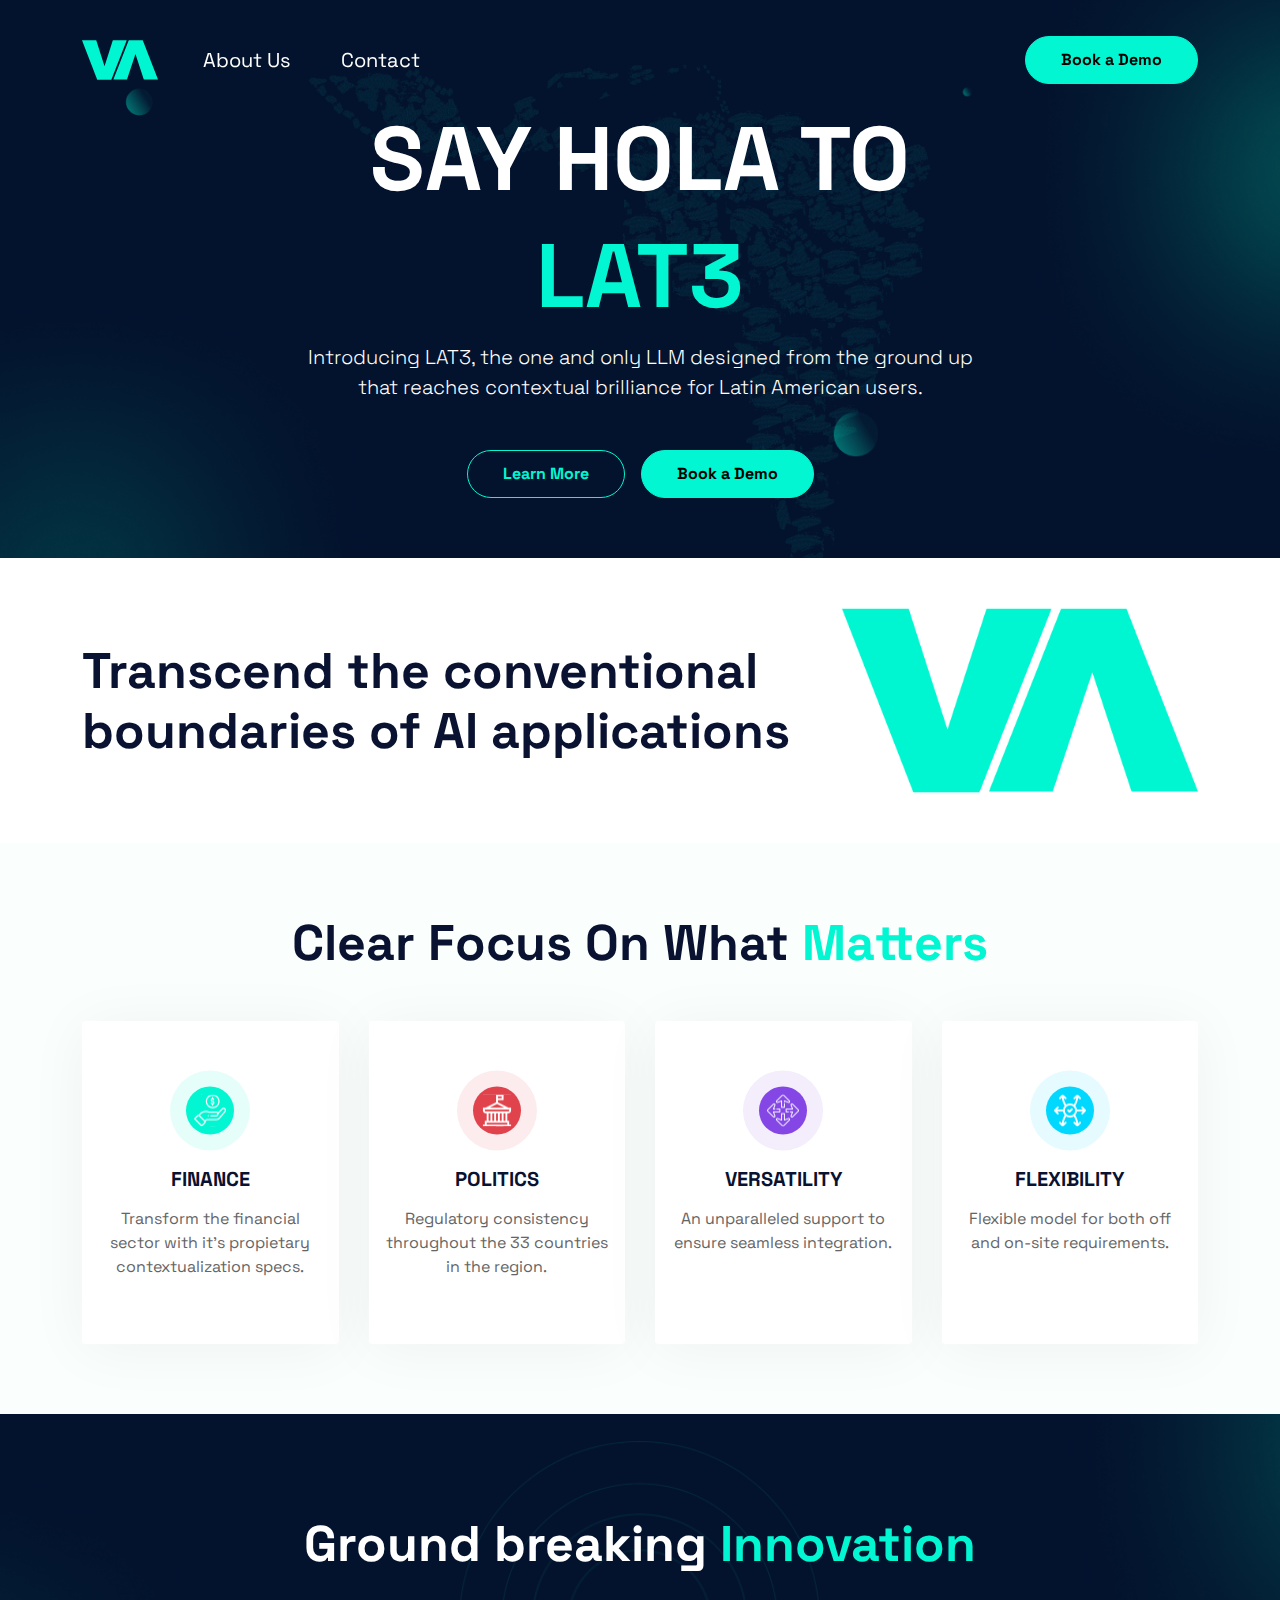
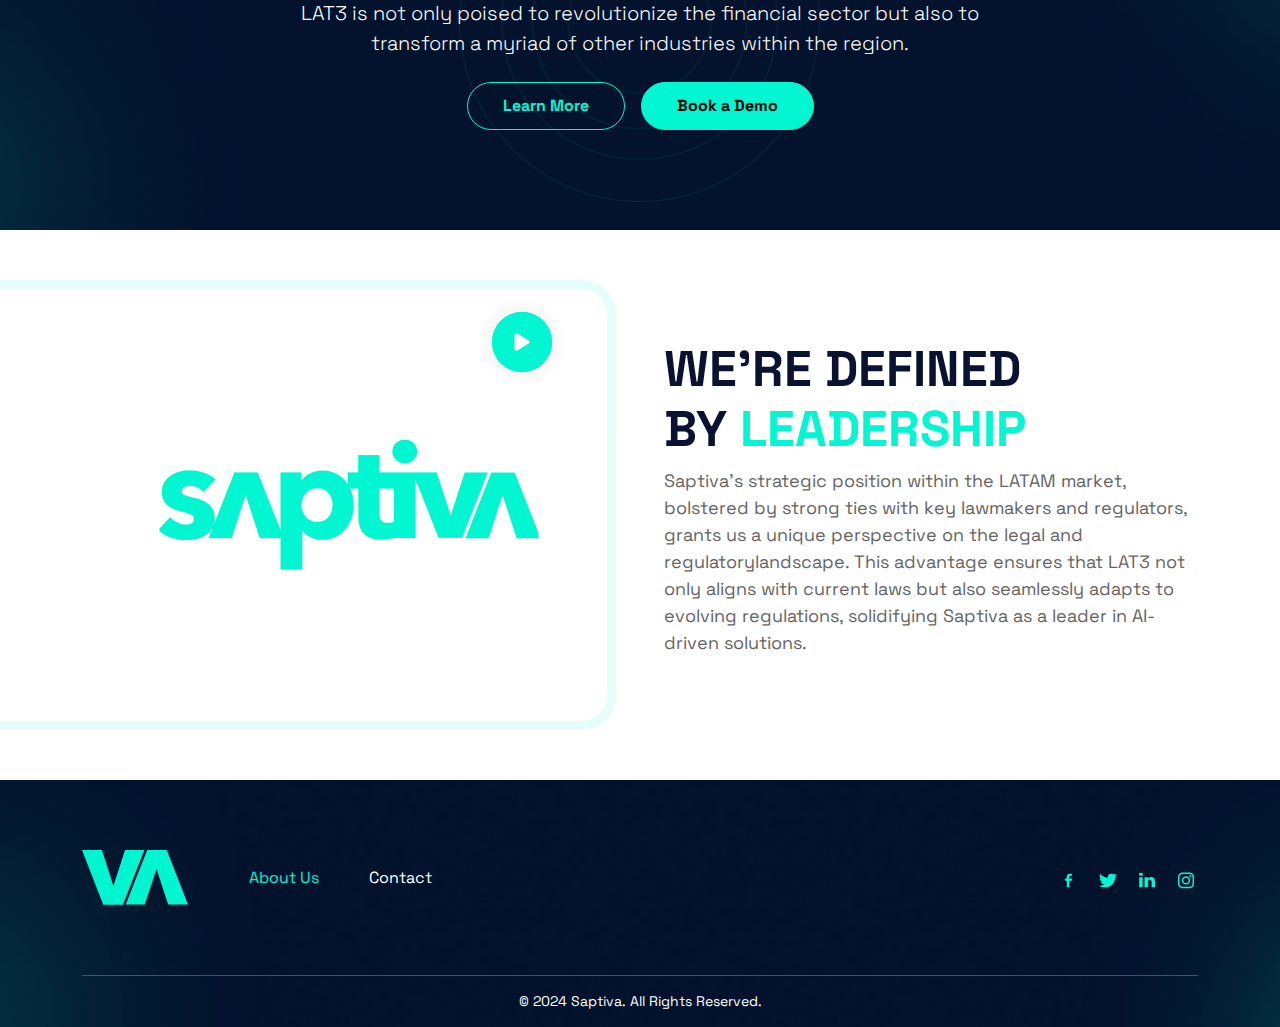
<file: PACKAGE/HTML PROJECT/index.html>
<!DOCTYPE html>
<html lang="en">
<head>
    <meta charset="UTF-8">
    <meta name="viewport" content="width=device-width, initial-scale=1.0">
    <title>VA | Html5 template</title>
    <link rel="preconnect" href="https://fonts.googleapis.com">
    <link rel="preconnect" href="https://fonts.gstatic.com" crossorigin>
    <link href="https://fonts.googleapis.com/css2?family=Inter:wght@300;400;500&family=Space+Grotesk:wght@300;400;500;600;700&display=swap" rel="stylesheet">
    <link rel="stylesheet" href="assets/libs/magnific-popup/magnific-popup.min.css">
    <link rel="stylesheet" href="assets/css/slick.css">
    <link rel="stylesheet" href="assets/css/style.min.css">
    <link rel="stylesheet" href="assets/css/responsive.css">
</head>
<body>
    <!--start navigation area-->
    <header class="header-area" id="header_area">
        <nav class="navbar navbar-dark navbar-expand-xl">
            <div class="container">
                <a class="navbar-brand " href="index.html "><img src="assets/images/logo.svg" alt=" "></a>
                <button class="navbar-toggler" type="button" data-bs-toggle="collapse" data-bs-target="#main_nav" aria-expanded="false" aria-label="Toggle navigation">
                    <span class="icon-bar"></span>
                    <span class="icon-bar"></span>
                    <span class="icon-bar"></span>
                </button>
                <div class="collapse navbar-collapse" id="main_nav">
                    <ul class="navbar-nav">
                        <li class="nav-item"><a class="nav-link" href="#about-us">
                            <span>About Us</span>
                        </a></li>
                        <li class="nav-item"><a class="nav-link" href="#contact">
                            <span>Contact</span>
                        </a></li>
                    </ul>
                    <ul class="navbar-nav ms-auto">
                        <li class="nav-item"><a class="nav-link p-0" href="./request-demo.html">
                            <span class="btn btn-primary">Book a Demo</span>
                        </a></li>
                    </ul>
                </div>
            </div>
        </nav>
    </header>
    <!--end navigation area-->

    <!-- start mobile header area   -->
    <div class="header--mobile">
        <div class="container-fluid">
            <div class="row align-items-center">
                <div class="col-6">
                    <div class="brand">
                        <a href="index.html "><img src="assets/images/logo.svg" alt=" "></a>
                    </div>
                </div>
                <div class="col-6 text-end">
                    <div class="header--mobile-right">
                        <button class="navbar-toggler">
                            <span class="icon-bar"></span>
                            <span class="icon-bar"></span>
                            <span class="icon-bar"></span>
                        </button>
                    </div>
                </div>
            </div>
        </div>
    </div>
    <!-- end mobile header area   -->

    <!-- start offcanvas menu  -->
    <div class="offcanvas-wraper">
        <div class="container">
            <div class="row">
                <div class="col-lg-12">
                    <ul class="list-menu">
                        <li class="nav-item"><a class="nav-link" href="#about-us">
                            <span>About Us</span>
                        </a></li>
                        <li class="nav-item"><a class="nav-link" href="#contact">
                            <span>Contact</span>
                        </a></li>
                        <li class="nav-item"><a class="nav-link p-0" href="./request-demo.html">
                            <span class="btn btn-primary">Book a Demo</span>
                        </a></li>
                    </ul>
                </div>
            </div>
        </div>
    </div>
    <!-- end offcanvas menu  -->

    <!-- start hero area  -->
    <section class="sec-hero" style="background-image: url('assets/images/hero-bg.png');">
        <div class="container">
            <div class="row justify-content-center align-items-center">
                <div class="col-lg-8">
                    <div class="sec-hero--content text-center">
                        <h1 class="text-white mb-2">SAY HOLA TO <span class="text-primary">LAT3</span></h1>
                        <div class="mb-4 mb-md-5 fw-light">
                            <p>Introducing LAT3, the one and only LLM designed from the ground up <br class="d-none d-xl-block" /> that reaches contextual brilliance for Latin American users.</p>
                        </div>
                        <div class="d-flex items-center flex-wrap justify-content-center gap-3 ">
                            <a href="#" class="btn btn-outline-primary">Learn More</a>
                            <a href="#" class="btn btn-primary">Book a Demo</a>
                        </div>
                    </div>
                </div>
            </div>
        </div>
    </section>
    <!-- end hero area  -->

    <!-- start text width banner  -->
    <section class="sec-text-banner">
        <div class="container">
            <div class="row align-items-center g-4">
                <div class="col-md-6 col-lg-7 col-xl-8">
                    <h2 class="fs--5xl mb-0 text-center text-md-start">Transcend the conventional boundaries of AI applications</h2>
                </div>
                <div class="col-md-6 col-lg-5 col-xl-4">
                    <div class="text-center">
                        <img src="assets/images/text-banner.png" alt="">
                    </div>
                </div>
            </div>
        </div>
    </section>
    <!-- end text width banner  -->

    <!-- start Clear Focus area  -->
    <section class="sec-features">
        <div class="container">
            <div class="row">
                <div class="col-lg-12">
                    <h2 class="mb-5 fs--5xl text-center">Clear Focus On What <span class="text-primary">Matters</span></h2>
                </div>
            </div>
            <div class="row g-30">
                <div class="col-sm-6 col-lg-3">
                    <div class="card card-body shadow-sm text-center h-100 py-5">
                        <div class="mb-3">
                            <img src="assets/images/features--finance.svg" alt="">
                        </div>
                        <h2 class="fs--xl mb-3">FINANCE</h2>
                        <div class="fs--md">
                            <p>Transform the financial sector with it's propietary contextualization specs.</p>
                        </div>
                    </div>
                </div>
                <div class="col-sm-6 col-lg-3">
                    <div class="card card-body shadow-sm text-center h-100 py-5">
                        <div class="mb-3">
                            <img src="assets/images/features--politics.svg" alt="">
                        </div>
                        <h2 class="fs--xl mb-3">POLITICS</h2>
                        <div class="fs--md">
                            <p>Regulatory consistency throughout the 33 countries in the region.</p>
                        </div>
                    </div>
                </div>
                <div class="col-sm-6 col-lg-3">
                    <div class="card card-body shadow-sm text-center h-100 py-5">
                        <div class="mb-3">
                            <img src="assets/images/features--versatility.svg" alt="">
                        </div>
                        <h2 class="fs--xl mb-3">VERSATILITY</h2>
                        <div class="fs--md">
                            <p>An unparalleled support to ensure seamless integration.</p>
                        </div>
                    </div>
                </div>
                <div class="col-sm-6 col-lg-3">
                    <div class="card card-body shadow-sm text-center h-100 py-5">
                        <div class="mb-3">
                            <img src="assets/images/features--flexibility.svg" alt="">
                        </div>
                        <h2 class="fs--xl mb-3">FLEXIBILITY</h2>
                        <div class="fs--md">
                            <p>Flexible model for both off and on-site requirements.</p>
                        </div>
                    </div>
                </div>
            </div>
        </div>
    </section>
    <!-- end Clear Focus area  -->

    <!-- start Innovation area  -->
    <section class="sec-innovation section-padding text-center">
        <div class="container">
            <div class="row justify-content-center align-items-center">
                <div class="col-lg-8">
                    <div class=" sec-innovation--content text-center">
                        <h2 class="text-white fs--5xl mb-4">Ground breaking <span class="text-primary">Innovation</span></h2>
                        <div class="mb-4 fw-light">
                            <p>LAT3 is not only poised to revolutionize the financial sector but also to <br class="d-none d-xl-block" /> transform a myriad of other industries within the region.</p>
                        </div>
                        <div class="d-flex items-center flex-wrap justify-content-center gap-3">
                            <a href="#" class="btn btn-outline-primary">Learn More</a>
                            <a href="#" class="btn btn-primary">Book a Demo</a>
                        </div>
                    </div>
                </div>
            </div>
        </div>
    </section>
    <!-- end Innovation area  -->

    <!-- start Leadership area  -->
    <section class="sec-leadership">
        <div class="container">
            <div class="row align-items-center g-5">
                <div class="col-lg-6">
                    <div class="video--cover">
                        <img class="video--cover-logo" src="assets/images/saptiava-logo.png" alt="">
                        <a href="#" class="video--cover-play"><svg stroke="currentColor" fill="currentColor" stroke-width="0" viewBox="0 0 384 512" height="1em" width="1em" xmlns="http://www.w3.org/2000/svg"><path d="M73 39c-14.8-9.1-33.4-9.4-48.5-.9S0 62.6 0 80V432c0 17.4 9.4 33.4 24.5 41.9s33.7 8.1 48.5-.9L361 297c14.3-8.7 23-24.2 23-41s-8.7-32.2-23-41L73 39z"></path></svg></a>
                    </div>
                </div>
                <div class="col-lg-6">
                    <h2 class="fs--5xl">
                        WE'RE DEFINED <br class="d-none d-xl-block" /> BY <span class="text-primary">LEADERSHIP</span>
                    </h2>
                    <div class="fs--lg">
                        <p>Saptiva's strategic position within the LATAM market, bolstered by strong ties with key lawmakers and regulators, grants us a unique perspective on the legal and regulatorylandscape. This advantage ensures that LAT3 not only aligns with current laws but also seamlessly adapts to evolving regulations, solidifying Saptiva as a leader in AI-driven solutions.</p>
                    </div>
                </div>
            </div>
        </div>
    </section>
    <!-- end Leadership area  -->

    <!-- start footer area  -->
    <section class="footer">
        <div class="container">
            <div class="row">
                <div class="col-12 text-center">
                    <div class="footer--navbar gap-3 flex-column flex-md-row">
                        <a href="#" class="footer--brand"><img src="assets/images/footer-logo.svg" alt=""></a>
                        <ul class="footer--menu">
                            <li><a href="#" class="active">About Us</a></li>
                            <li><a href="#">Contact</a></li>
                        </ul>
                        <ul class="ms-md-auto footer--social">
                            <li>
                                <a href="#" class="social-icon">
                                    <svg width="24" height="25" viewBox="0 0 24 25" fill="none" xmlns="http://www.w3.org/2000/svg"><g clip-path="url(#clip0_134_106066)"><path d="M9.78669 19.4024V12.8332H7.99976V10.468H9.78669V8.44775C9.78669 6.86025 10.8422 5.4024 13.2745 5.4024C14.2592 5.4024 14.9874 5.49417 14.9874 5.49417L14.93 7.7029C14.93 7.7029 14.1874 7.69587 13.377 7.69587C12.4999 7.69587 12.3594 8.08878 12.3594 8.74091V10.468H14.9998L14.8849 12.8332H12.3594V19.4024H9.78669Z" fill="currentColor"/></g><defs><clipPath id="clip0_134_106066"><rect width="7" height="14" fill="white" transform="translate(7.99976 5.4024)"/></clipPath></defs></svg>
                                </a>
                            </li>
                            <li>
                                <a href="#" class="social-icon">
                                    <svg width="24" height="25" viewBox="0 0 24 25" fill="none" xmlns="http://www.w3.org/2000/svg"> <g clip-path="url(#clip0_134_106062)"> <path d="M20.9998 7.10718C20.3257 7.39165 19.6108 7.57838 18.8787 7.66115C19.6412 7.22574 20.2267 6.53626 20.5024 5.71475C19.7776 6.12456 18.9845 6.41329 18.1574 6.56848C17.4838 5.88476 16.5241 5.45746 15.4619 5.45746C13.4224 5.45746 11.7689 7.03269 11.7689 8.97554C11.7689 9.25132 11.8015 9.5198 11.8645 9.77736C8.79533 9.6306 6.07424 8.22999 4.25279 6.10146C3.93498 6.62107 3.75287 7.22548 3.75287 7.87015C3.75287 9.09076 4.40488 10.1676 5.39572 10.7985C4.80928 10.781 4.23574 10.6301 3.72299 10.3584C3.72278 10.3731 3.72278 10.3879 3.72278 10.4027C3.72278 12.1073 4.99572 13.5292 6.68504 13.8524C6.14124 13.9933 5.57082 14.0139 5.01737 13.9127C5.48727 15.3104 6.85112 16.3275 8.46705 16.356C7.20318 17.2996 5.61081 17.8621 3.8807 17.8621C3.58258 17.8621 3.28867 17.8454 2.99976 17.8129C4.63403 18.8111 6.57515 19.3935 8.66062 19.3935C15.4533 19.3935 19.1677 14.0326 19.1677 9.38355C19.1677 9.23096 19.1642 9.07924 19.157 8.92839C19.88 8.43047 20.504 7.81375 20.9998 7.10718Z" fill="currentColor"/> </g> <defs> <clipPath id="clip0_134_106062"> <rect width="18" height="14" fill="white" transform="translate(2.99976 5.4024)"/> </clipPath> </defs> </svg>
                                </a>
                            </li>
                            <li>
                                <a href="#" class="social-icon">
                                    <svg width="24" height="25" viewBox="0 0 24 25" fill="none" xmlns="http://www.w3.org/2000/svg"> <g clip-path="url(#clip0_134_106058)"> <path d="M7.63269 19.4024V9.28187H4.20239V19.4024H7.63269ZM5.91798 7.89926C7.11419 7.89926 7.85877 7.12213 7.85877 6.15097C7.83648 5.15791 7.11423 4.40234 5.94068 4.40234C4.76731 4.40234 4 5.15792 4 6.15097C4 7.12217 4.7444 7.89926 5.89559 7.89926H5.91787H5.91798ZM9.53135 19.4024H12.9617V13.7506C12.9617 13.4481 12.9839 13.1459 13.0745 12.9297C13.3225 12.3254 13.8869 11.6995 14.8345 11.6995C16.0758 11.6995 16.5724 12.6275 16.5724 13.988V19.4023H20.0025V13.5993C20.0025 10.4907 18.3101 9.04427 16.0532 9.04427C14.2027 9.04427 13.3902 10.0586 12.9388 10.7495H12.9617V9.28166H9.53143C9.57644 10.2313 9.53143 19.4021 9.53143 19.4021L9.53135 19.4024Z" fill="currentColor"/> </g> <defs> <clipPath id="clip0_134_106058"> <rect width="16" height="15" fill="white" transform="translate(4 4.4024)"/> </clipPath> </defs> </svg>
                                </a>
                            </li>
                            <li>
                                <a href="#" class="social-icon">
                                    <svg width="24" height="25" viewBox="0 0 24 25" fill="none" xmlns="http://www.w3.org/2000/svg"> <g clip-path="url(#clip0_134_106054)"> <path d="M12.0037 8.35942C9.73225 8.35942 7.90011 10.1629 7.90011 12.3989C7.90011 14.6348 9.73225 16.4383 12.0037 16.4383C14.2751 16.4383 16.1073 14.6348 16.1073 12.3989C16.1073 10.1629 14.2751 8.35942 12.0037 8.35942ZM12.0037 15.025C10.5358 15.025 9.33583 13.8473 9.33583 12.3989C9.33583 10.9504 10.5323 9.7727 12.0037 9.7727C13.4751 9.7727 14.6715 10.9504 14.6715 12.3989C14.6715 13.8473 13.4715 15.025 12.0037 15.025ZM17.2322 8.19419C17.2322 8.71802 16.8037 9.13637 16.2751 9.13637C15.743 9.13637 15.318 8.7145 15.318 8.19419C15.318 7.67388 15.7465 7.252 16.2751 7.252C16.8037 7.252 17.2322 7.67388 17.2322 8.19419ZM19.9501 9.15044C19.8894 7.88833 19.5965 6.77036 18.6572 5.84927C17.7215 4.92817 16.5858 4.63989 15.3037 4.57661C13.9823 4.50278 10.0215 4.50278 8.70011 4.57661C7.42154 4.63638 6.28583 4.92466 5.34654 5.84575C4.40726 6.76684 4.11797 7.88481 4.05369 9.14692C3.97869 10.4477 3.97869 14.3465 4.05369 15.6473C4.1144 16.9094 4.40726 18.0274 5.34654 18.9485C6.28583 19.8696 7.41797 20.1579 8.70011 20.2211C10.0215 20.295 13.9823 20.295 15.3037 20.2211C16.5858 20.1614 17.7215 19.8731 18.6572 18.9485C19.593 18.0274 19.8858 16.9094 19.9501 15.6473C20.0251 14.3465 20.0251 10.4512 19.9501 9.15044ZM18.243 17.043C17.9644 17.7321 17.4251 18.2629 16.7215 18.5407C15.668 18.952 13.168 18.8571 12.0037 18.8571C10.8394 18.8571 8.33583 18.9485 7.28583 18.5407C6.58583 18.2664 6.04654 17.7356 5.7644 17.043C5.34654 16.0059 5.44297 13.545 5.44297 12.3989C5.44297 11.2528 5.35011 8.78833 5.7644 7.75473C6.04297 7.06567 6.58226 6.53481 7.28583 6.25708C8.3394 5.84575 10.8394 5.94067 12.0037 5.94067C13.168 5.94067 15.6715 5.84927 16.7215 6.25708C17.4215 6.5313 17.9608 7.06216 18.243 7.75473C18.6608 8.79184 18.5644 11.2528 18.5644 12.3989C18.5644 13.545 18.6608 16.0094 18.243 17.043Z" fill="currentColor"/> </g> <defs> <clipPath id="clip0_134_106054"> <rect width="16" height="18" fill="white" transform="translate(4.00012 3.4024)"/> </clipPath> </defs> </svg>
                                </a>
                            </li>
                        </ul>
                    </div>
                </div>
            </div>
            <div class="row">
                <div class="col-12">
                    <div class="footer--copyright">© 2024 Saptiva. All Rights Reserved.</div>
                </div>
            </div>
        </div>
    </section>
    <!-- end footer area  -->



    <!-- All js here -->
    <script src="assets/js/jquery-3.6.0-min.js "></script>
    <script src="assets/js/jquery.sticky.js "></script>
    <script src="assets/js/bootstrap.min.js "></script>
    <script src="assets/js/slick.js"></script>
    <script src="assets/libs/magnific-popup/jquery.magnific-popup.min.js"></script>
    <!-- custom js -->
    <script src="assets/js/main.js "></script>

</body>
</html>
</file>
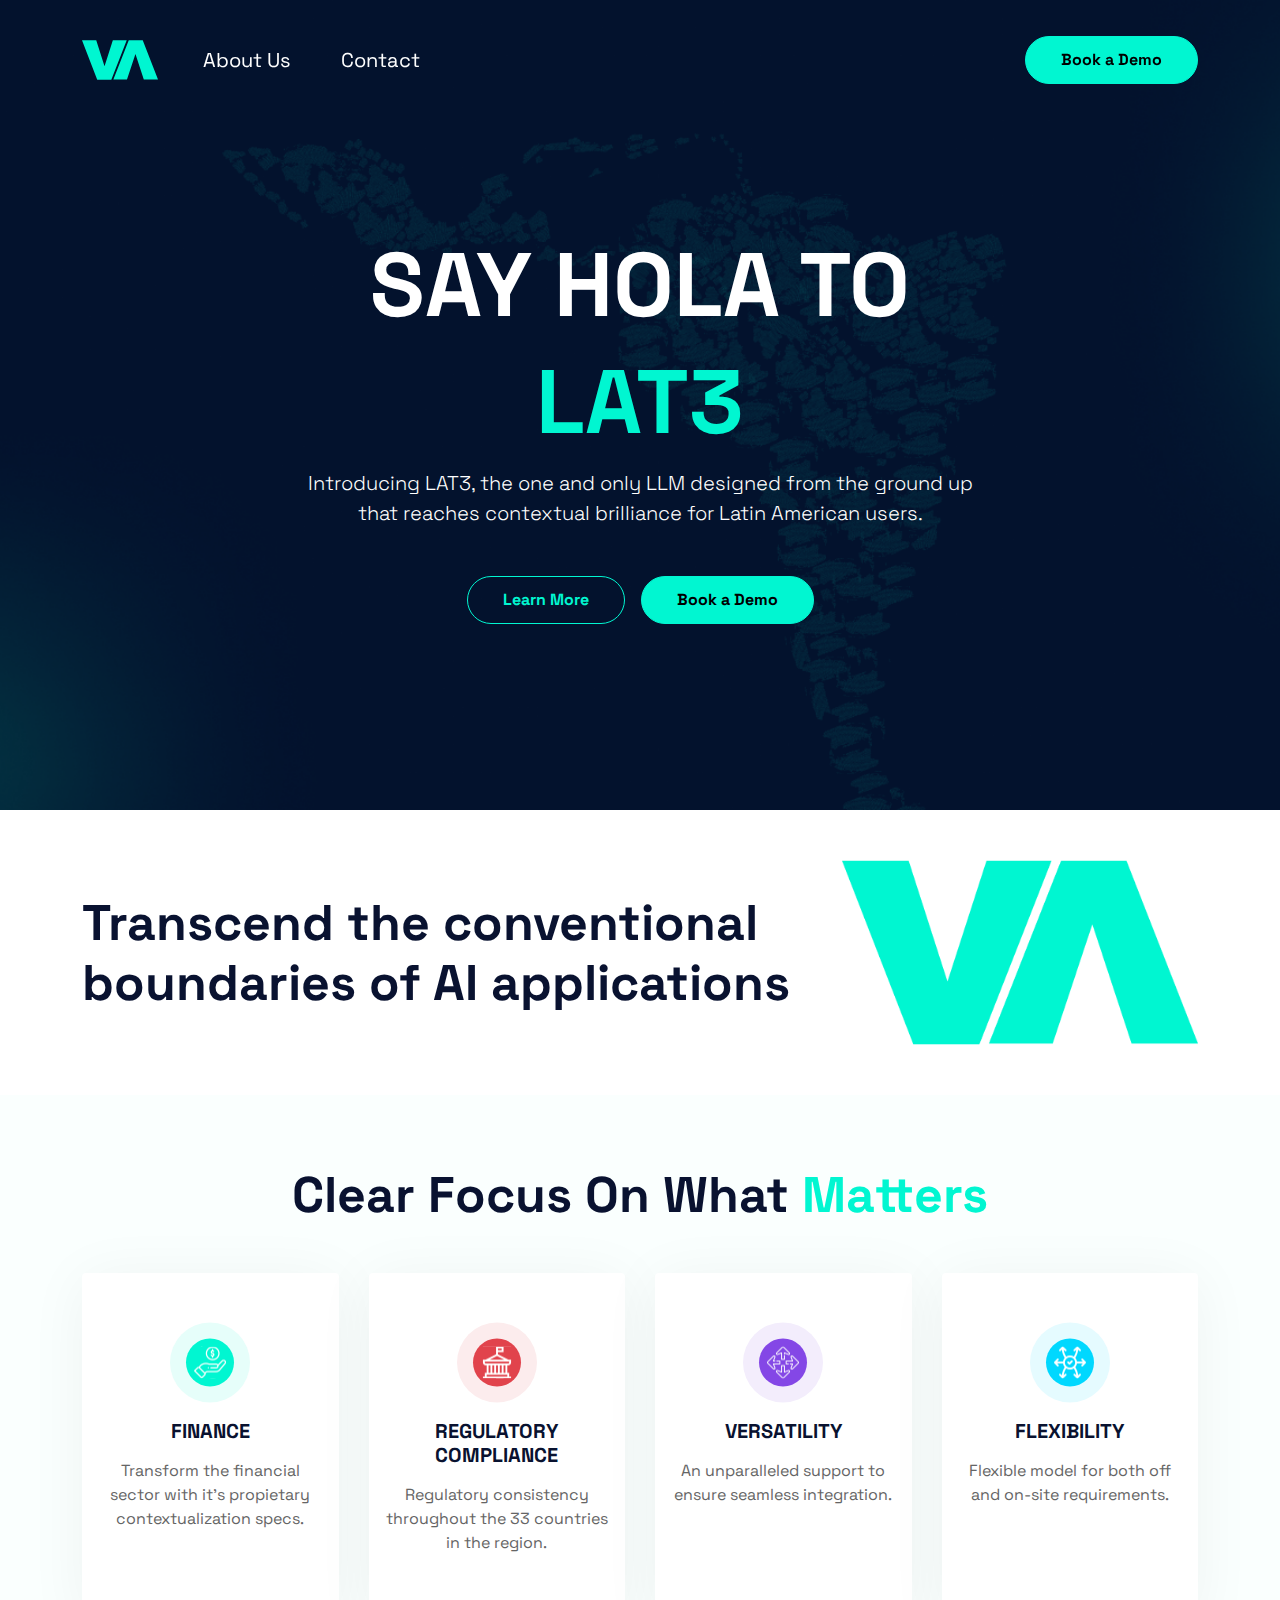
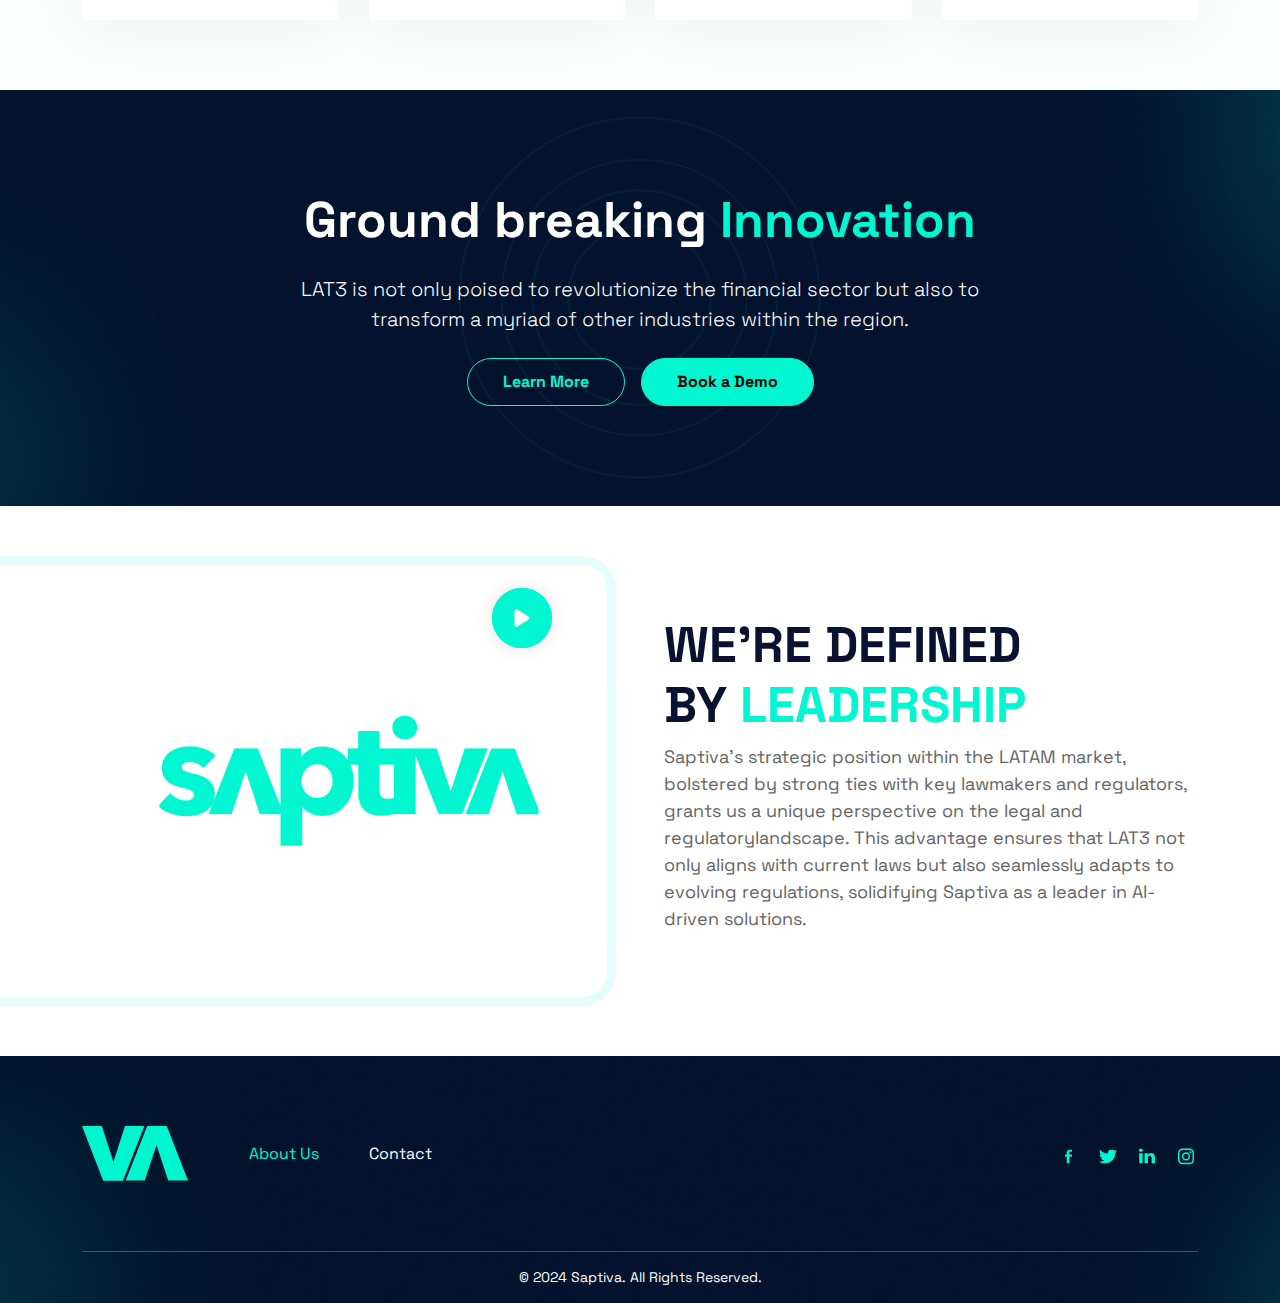
<file: src/frontend/html/index.html>
<!DOCTYPE html>
<html lang="en">
<head>
    <meta charset="UTF-8">
    <meta name="viewport" content="width=device-width, initial-scale=1.0">
    <title>VA | Html5 template</title>
    <link rel="preconnect" href="https://fonts.googleapis.com">
    <link rel="preconnect" href="https://fonts.gstatic.com" crossorigin>
    <link href="https://fonts.googleapis.com/css2?family=Inter:wght@300;400;500&family=Space+Grotesk:wght@300;400;500;600;700&display=swap" rel="stylesheet">
    <link rel="stylesheet" href="../assets/libs/magnific-popup/magnific-popup.min.css">
    <link rel="stylesheet" href="../assets/css/slick.css">
    <link rel="stylesheet" href="../assets/css/style.min.css">
    <link rel="stylesheet" href="../assets/css/responsive.css">
</head>
<body>
    <!--start navigation area-->
    <header class="header-area" id="header_area">
        <nav class="navbar navbar-dark navbar-expand-xl">
            <div class="container">
                <a class="navbar-brand " href="index.html "><img src="../assets/images/logo.svg" alt=" "></a>
                <button class="navbar-toggler" type="button" data-bs-toggle="collapse" data-bs-target="#main_nav" aria-expanded="false" aria-label="Toggle navigation">
                    <span class="icon-bar"></span>
                    <span class="icon-bar"></span>
                    <span class="icon-bar"></span>
                </button>
                <div class="collapse navbar-collapse" id="main_nav">
                    <ul class="navbar-nav">
                        <li class="nav-item"><a class="nav-link" href="#about-us">
                            <span>About Us</span>
                        </a></li>
                        <li class="nav-item"><a class="nav-link" href="#contact">
                            <span>Contact</span>
                        </a></li>
                    </ul>
                    <ul class="navbar-nav ms-auto">
                        <li class="nav-item"><a class="nav-link p-0" href="./request-demo.html">
                            <span class="btn btn-primary">Book a Demo</span>
                        </a></li>
                    </ul>
                </div>
            </div>
        </nav>
    </header>
    <!--end navigation area-->

    <!-- start mobile header area   -->
    <div class="header--mobile">
        <div class="container-fluid">
            <div class="row align-items-center">
                <div class="col-6">
                    <div class="brand">
                        <a href="index.html "><img src="../assets/images/logo.svg" alt=" "></a>
                    </div>
                </div>
                <div class="col-6 text-end">
                    <div class="header--mobile-right">
                        <button class="navbar-toggler">
                            <span class="icon-bar"></span>
                            <span class="icon-bar"></span>
                            <span class="icon-bar"></span>
                        </button>
                    </div>
                </div>
            </div>
        </div>
    </div>
    <!-- end mobile header area   -->

    <!-- start offcanvas menu  -->
    <div class="offcanvas-wraper">
        <div class="container">
            <div class="row">
                <div class="col-lg-12">
                    <ul class="list-menu">
                        <li class="nav-item"><a class="nav-link" href="#about-us">
                            <span>About Us</span>
                        </a></li>
                        <li class="nav-item"><a class="nav-link" href="#contact">
                            <span>Contact</span>
                        </a></li>
                        <li class="nav-item"><a class="nav-link p-0" href="./request-demo.html">
                            <span class="btn btn-primary">Book a Demo</span>
                        </a></li>
                    </ul>
                </div>
            </div>
        </div>
    </div>
    <!-- end offcanvas menu  -->

    <!-- start hero area  -->
    <section class="sec-hero" style="background-image: url('../assets/images/hero-bg.png');">
        <div class="container">
            <div class="row justify-content-center align-items-center">
                <div class="col-lg-8">
                    <div class="sec-hero--content text-center">
                        <h1 class="text-white mb-2">SAY HOLA TO <span class="text-primary">LAT3</span></h1>
                        <div class="mb-4 mb-md-5 fw-light">
                            <p>Introducing LAT3, the one and only LLM designed from the ground up <br class="d-none d-xl-block" /> that reaches contextual brilliance for Latin American users.</p>
                        </div>
                        <div class="d-flex items-center flex-wrap justify-content-center gap-3 ">
                            <a href="#" class="btn btn-outline-primary">Learn More</a>
                            <a href="#" class="btn btn-primary">Book a Demo</a>
                        </div>
                    </div>
                </div>
            </div>
        </div>
    </section>
    <!-- end hero area  -->

    <!-- start text width banner  -->
    <section class="sec-text-banner">
        <div class="container">
            <div class="row align-items-center g-4">
                <div class="col-md-6 col-lg-7 col-xl-8">
                    <h2 class="fs--5xl mb-0 text-center text-md-start">Transcend the conventional boundaries of AI applications</h2>
                </div>
                <div class="col-md-6 col-lg-5 col-xl-4">
                    <div class="text-center">
                        <img src="../assets/images/text-banner.png" alt="">
                    </div>
                </div>
            </div>
        </div>
    </section>
    <!-- end text width banner  -->

    <!-- start Clear Focus area  -->
    <section class="sec-features">
        <div class="container">
            <div class="row">
                <div class="col-lg-12">
                    <h2 class="mb-5 fs--5xl text-center">Clear Focus On What <span class="text-primary">Matters</span></h2>
                </div>
            </div>
            <div class="row g-30">
                <div class="col-sm-6 col-lg-3">
                    <div class="card card-body shadow-sm text-center h-100 py-5">
                        <div class="mb-3">
                            <img src="../assets/images/features--finance.svg" alt="">
                        </div>
                        <h2 class="fs--xl mb-3">FINANCE</h2>
                        <div class="fs--md">
                            <p>Transform the financial sector with it's propietary contextualization specs.</p>
                        </div>
                    </div>
                </div>
                <div class="col-sm-6 col-lg-3">
                    <div class="card card-body shadow-sm text-center h-100 py-5">
                        <div class="mb-3">
                            <img src="../assets/images/features--politics.svg" alt="">
                        </div>
                        <h2 class="fs--xl mb-3">REGULATORY COMPLIANCE</h2>
                        <div class="fs--md">
                            <p>Regulatory consistency throughout the 33 countries in the region.</p>
                        </div>
                    </div>
                </div>
                <div class="col-sm-6 col-lg-3">
                    <div class="card card-body shadow-sm text-center h-100 py-5">
                        <div class="mb-3">
                            <img src="../assets/images/features--versatility.svg" alt="">
                        </div>
                        <h2 class="fs--xl mb-3">VERSATILITY</h2>
                        <div class="fs--md">
                            <p>An unparalleled support to ensure seamless integration.</p>
                        </div>
                    </div>
                </div>
                <div class="col-sm-6 col-lg-3">
                    <div class="card card-body shadow-sm text-center h-100 py-5">
                        <div class="mb-3">
                            <img src="../assets/images/features--flexibility.svg" alt="">
                        </div>
                        <h2 class="fs--xl mb-3">FLEXIBILITY</h2>
                        <div class="fs--md">
                            <p>Flexible model for both off and on-site requirements.</p>
                        </div>
                    </div>
                </div>
            </div>
        </div>
    </section>
    <!-- end Clear Focus area  -->

    <!-- start Innovation area  -->
    <section class="sec-innovation section-padding text-center">
        <div class="container">
            <div class="row justify-content-center align-items-center">
                <div class="col-lg-8">
                    <div class=" sec-innovation--content text-center">
                        <h2 class="text-white fs--5xl mb-4">Ground breaking <span class="text-primary">Innovation</span></h2>
                        <div class="mb-4 fw-light">
                            <p>LAT3 is not only poised to revolutionize the financial sector but also to <br class="d-none d-xl-block" /> transform a myriad of other industries within the region.</p>
                        </div>
                        <div class="d-flex items-center flex-wrap justify-content-center gap-3">
                            <a href="#" class="btn btn-outline-primary">Learn More</a>
                            <a href="#" class="btn btn-primary">Book a Demo</a>
                        </div>
                    </div>
                </div>
            </div>
        </div>
    </section>
    <!-- end Innovation area  -->

    <!-- start Leadership area  -->
    <section class="sec-leadership">
        <div class="container">
            <div class="row align-items-center g-5">
                <div class="col-lg-6">
                    <div class="video--cover">
                        <img class="video--cover-logo" src="../assets/images/saptiava-logo.png" alt="">
                        <a href="#" class="video--cover-play"><svg stroke="currentColor" fill="currentColor" stroke-width="0" viewBox="0 0 384 512" height="1em" width="1em" xmlns="http://www.w3.org/2000/svg"><path d="M73 39c-14.8-9.1-33.4-9.4-48.5-.9S0 62.6 0 80V432c0 17.4 9.4 33.4 24.5 41.9s33.7 8.1 48.5-.9L361 297c14.3-8.7 23-24.2 23-41s-8.7-32.2-23-41L73 39z"></path></svg></a>
                    </div>
                </div>
                <div class="col-lg-6">
                    <h2 class="fs--5xl">
                        WE'RE DEFINED <br class="d-none d-xl-block" /> BY <span class="text-primary">LEADERSHIP</span>
                    </h2>
                    <div class="fs--lg">
                        <p>Saptiva's strategic position within the LATAM market, bolstered by strong ties with key lawmakers and regulators, grants us a unique perspective on the legal and regulatorylandscape. This advantage ensures that LAT3 not only aligns with current laws but also seamlessly adapts to evolving regulations, solidifying Saptiva as a leader in AI-driven solutions.</p>
                    </div>
                </div>
            </div>
        </div>
    </section>
    <!-- end Leadership area  -->

    <!-- start footer area  -->
    <section class="footer">
        <div class="container">
            <div class="row">
                <div class="col-12 text-center">
                    <div class="footer--navbar gap-3 flex-column flex-md-row">
                        <a href="#" class="footer--brand"><img src="../assets/images/footer-logo.svg" alt=""></a>
                        <ul class="footer--menu">
                            <li><a href="#" class="active">About Us</a></li>
                            <li><a href="#">Contact</a></li>
                        </ul>
                        <ul class="ms-md-auto footer--social">
                            <li>
                                <a href="#" class="social-icon">
                                    <svg width="24" height="25" viewBox="0 0 24 25" fill="none" xmlns="http://www.w3.org/2000/svg"><g clip-path="url(#clip0_134_106066)"><path d="M9.78669 19.4024V12.8332H7.99976V10.468H9.78669V8.44775C9.78669 6.86025 10.8422 5.4024 13.2745 5.4024C14.2592 5.4024 14.9874 5.49417 14.9874 5.49417L14.93 7.7029C14.93 7.7029 14.1874 7.69587 13.377 7.69587C12.4999 7.69587 12.3594 8.08878 12.3594 8.74091V10.468H14.9998L14.8849 12.8332H12.3594V19.4024H9.78669Z" fill="currentColor"/></g><defs><clipPath id="clip0_134_106066"><rect width="7" height="14" fill="white" transform="translate(7.99976 5.4024)"/></clipPath></defs></svg>
                                </a>
                            </li>
                            <li>
                                <a href="#" class="social-icon">
                                    <svg width="24" height="25" viewBox="0 0 24 25" fill="none" xmlns="http://www.w3.org/2000/svg"> <g clip-path="url(#clip0_134_106062)"> <path d="M20.9998 7.10718C20.3257 7.39165 19.6108 7.57838 18.8787 7.66115C19.6412 7.22574 20.2267 6.53626 20.5024 5.71475C19.7776 6.12456 18.9845 6.41329 18.1574 6.56848C17.4838 5.88476 16.5241 5.45746 15.4619 5.45746C13.4224 5.45746 11.7689 7.03269 11.7689 8.97554C11.7689 9.25132 11.8015 9.5198 11.8645 9.77736C8.79533 9.6306 6.07424 8.22999 4.25279 6.10146C3.93498 6.62107 3.75287 7.22548 3.75287 7.87015C3.75287 9.09076 4.40488 10.1676 5.39572 10.7985C4.80928 10.781 4.23574 10.6301 3.72299 10.3584C3.72278 10.3731 3.72278 10.3879 3.72278 10.4027C3.72278 12.1073 4.99572 13.5292 6.68504 13.8524C6.14124 13.9933 5.57082 14.0139 5.01737 13.9127C5.48727 15.3104 6.85112 16.3275 8.46705 16.356C7.20318 17.2996 5.61081 17.8621 3.8807 17.8621C3.58258 17.8621 3.28867 17.8454 2.99976 17.8129C4.63403 18.8111 6.57515 19.3935 8.66062 19.3935C15.4533 19.3935 19.1677 14.0326 19.1677 9.38355C19.1677 9.23096 19.1642 9.07924 19.157 8.92839C19.88 8.43047 20.504 7.81375 20.9998 7.10718Z" fill="currentColor"/> </g> <defs> <clipPath id="clip0_134_106062"> <rect width="18" height="14" fill="white" transform="translate(2.99976 5.4024)"/> </clipPath> </defs> </svg>
                                </a>
                            </li>
                            <li>
                                <a href="#" class="social-icon">
                                    <svg width="24" height="25" viewBox="0 0 24 25" fill="none" xmlns="http://www.w3.org/2000/svg"> <g clip-path="url(#clip0_134_106058)"> <path d="M7.63269 19.4024V9.28187H4.20239V19.4024H7.63269ZM5.91798 7.89926C7.11419 7.89926 7.85877 7.12213 7.85877 6.15097C7.83648 5.15791 7.11423 4.40234 5.94068 4.40234C4.76731 4.40234 4 5.15792 4 6.15097C4 7.12217 4.7444 7.89926 5.89559 7.89926H5.91787H5.91798ZM9.53135 19.4024H12.9617V13.7506C12.9617 13.4481 12.9839 13.1459 13.0745 12.9297C13.3225 12.3254 13.8869 11.6995 14.8345 11.6995C16.0758 11.6995 16.5724 12.6275 16.5724 13.988V19.4023H20.0025V13.5993C20.0025 10.4907 18.3101 9.04427 16.0532 9.04427C14.2027 9.04427 13.3902 10.0586 12.9388 10.7495H12.9617V9.28166H9.53143C9.57644 10.2313 9.53143 19.4021 9.53143 19.4021L9.53135 19.4024Z" fill="currentColor"/> </g> <defs> <clipPath id="clip0_134_106058"> <rect width="16" height="15" fill="white" transform="translate(4 4.4024)"/> </clipPath> </defs> </svg>
                                </a>
                            </li>
                            <li>
                                <a href="#" class="social-icon">
                                    <svg width="24" height="25" viewBox="0 0 24 25" fill="none" xmlns="http://www.w3.org/2000/svg"> <g clip-path="url(#clip0_134_106054)"> <path d="M12.0037 8.35942C9.73225 8.35942 7.90011 10.1629 7.90011 12.3989C7.90011 14.6348 9.73225 16.4383 12.0037 16.4383C14.2751 16.4383 16.1073 14.6348 16.1073 12.3989C16.1073 10.1629 14.2751 8.35942 12.0037 8.35942ZM12.0037 15.025C10.5358 15.025 9.33583 13.8473 9.33583 12.3989C9.33583 10.9504 10.5323 9.7727 12.0037 9.7727C13.4751 9.7727 14.6715 10.9504 14.6715 12.3989C14.6715 13.8473 13.4715 15.025 12.0037 15.025ZM17.2322 8.19419C17.2322 8.71802 16.8037 9.13637 16.2751 9.13637C15.743 9.13637 15.318 8.7145 15.318 8.19419C15.318 7.67388 15.7465 7.252 16.2751 7.252C16.8037 7.252 17.2322 7.67388 17.2322 8.19419ZM19.9501 9.15044C19.8894 7.88833 19.5965 6.77036 18.6572 5.84927C17.7215 4.92817 16.5858 4.63989 15.3037 4.57661C13.9823 4.50278 10.0215 4.50278 8.70011 4.57661C7.42154 4.63638 6.28583 4.92466 5.34654 5.84575C4.40726 6.76684 4.11797 7.88481 4.05369 9.14692C3.97869 10.4477 3.97869 14.3465 4.05369 15.6473C4.1144 16.9094 4.40726 18.0274 5.34654 18.9485C6.28583 19.8696 7.41797 20.1579 8.70011 20.2211C10.0215 20.295 13.9823 20.295 15.3037 20.2211C16.5858 20.1614 17.7215 19.8731 18.6572 18.9485C19.593 18.0274 19.8858 16.9094 19.9501 15.6473C20.0251 14.3465 20.0251 10.4512 19.9501 9.15044ZM18.243 17.043C17.9644 17.7321 17.4251 18.2629 16.7215 18.5407C15.668 18.952 13.168 18.8571 12.0037 18.8571C10.8394 18.8571 8.33583 18.9485 7.28583 18.5407C6.58583 18.2664 6.04654 17.7356 5.7644 17.043C5.34654 16.0059 5.44297 13.545 5.44297 12.3989C5.44297 11.2528 5.35011 8.78833 5.7644 7.75473C6.04297 7.06567 6.58226 6.53481 7.28583 6.25708C8.3394 5.84575 10.8394 5.94067 12.0037 5.94067C13.168 5.94067 15.6715 5.84927 16.7215 6.25708C17.4215 6.5313 17.9608 7.06216 18.243 7.75473C18.6608 8.79184 18.5644 11.2528 18.5644 12.3989C18.5644 13.545 18.6608 16.0094 18.243 17.043Z" fill="currentColor"/> </g> <defs> <clipPath id="clip0_134_106054"> <rect width="16" height="18" fill="white" transform="translate(4.00012 3.4024)"/> </clipPath> </defs> </svg>
                                </a>
                            </li>
                        </ul>
                    </div>
                </div>
            </div>
            <div class="row">
                <div class="col-12">
                    <div class="footer--copyright">© 2024 Saptiva. All Rights Reserved.</div>
                </div>
            </div>
        </div>
    </section>
    <!-- end footer area  -->



    <!-- All js here -->
    <script src="../assets/js/jquery-3.6.0-min.js "></script>
    <script src="../assets/js/jquery.sticky.js "></script>
    <script src="../assets/js/bootstrap.min.js "></script>
    <script src="../assets/js/slick.js"></script>
    <script src="../assets/libs/magnific-popup/jquery.magnific-popup.min.js"></script>
    <!-- custom js -->
    <script src="../assets/js/main.js "></script>

</body>
</html>
</file>
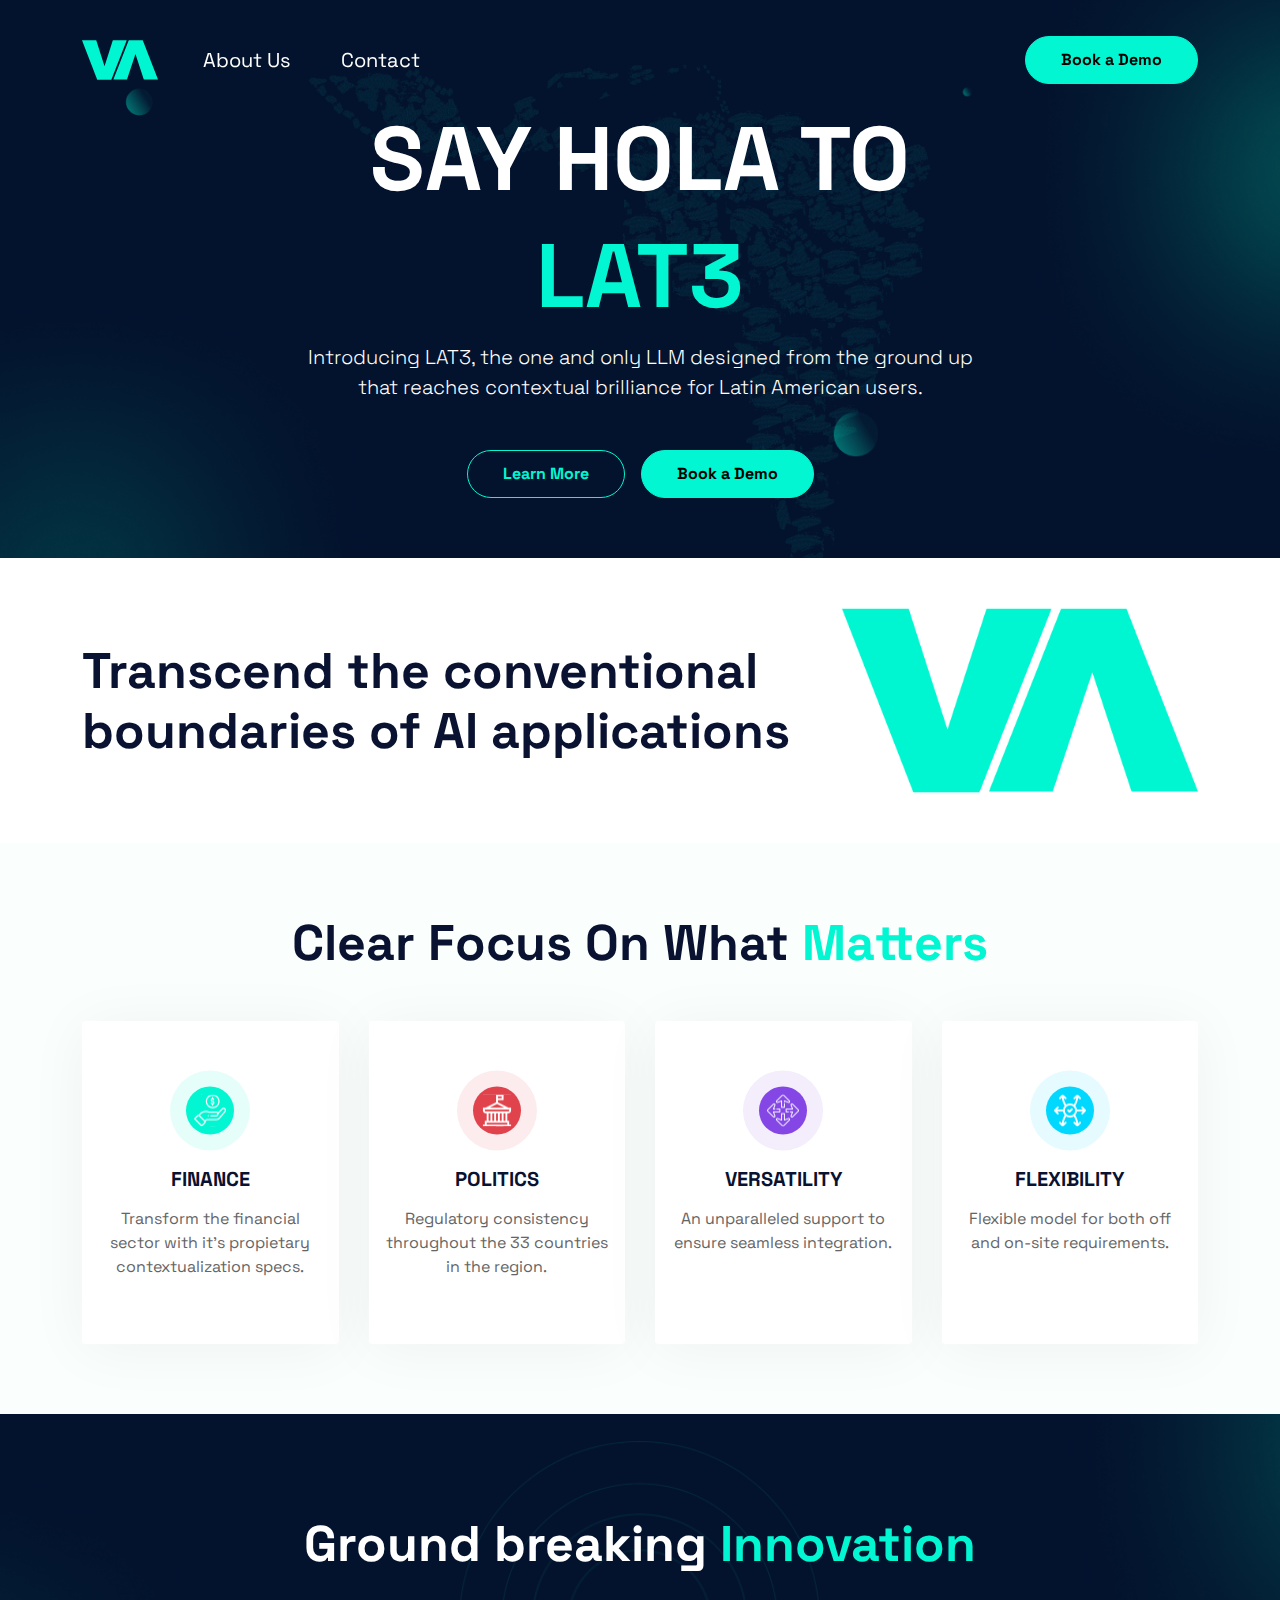
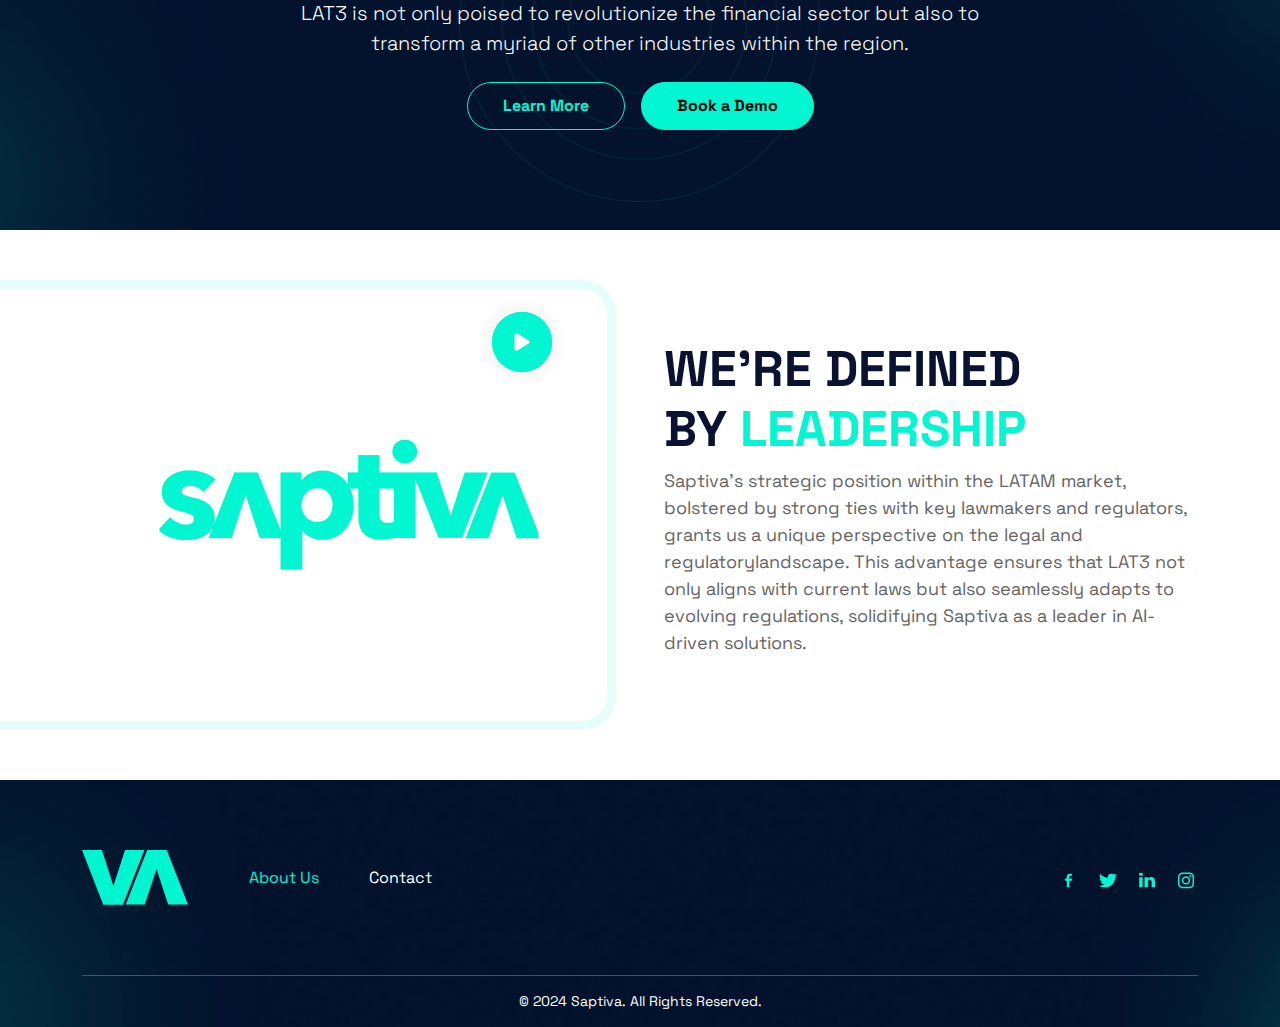
<file: PACKAGE/SOURCE FILE/src/frontend/html/index.html>
<!DOCTYPE html>
<html lang="en">
<head>
    <meta charset="UTF-8">
    <meta name="viewport" content="width=device-width, initial-scale=1.0">
    <title>VA | Html5 template</title>
    <link rel="preconnect" href="https://fonts.googleapis.com">
    <link rel="preconnect" href="https://fonts.gstatic.com" crossorigin>
    <link href="https://fonts.googleapis.com/css2?family=Inter:wght@300;400;500&family=Space+Grotesk:wght@300;400;500;600;700&display=swap" rel="stylesheet">
    <link rel="stylesheet" href="../assets/libs/magnific-popup/magnific-popup.min.css">
    <link rel="stylesheet" href="../assets/css/slick.css">
    <link rel="stylesheet" href="../assets/css/style.min.css">
    <link rel="stylesheet" href="../assets/css/responsive.css">
</head>
<body>
    <!--start navigation area-->
    <header class="header-area" id="header_area">
        <nav class="navbar navbar-dark navbar-expand-xl">
            <div class="container">
                <a class="navbar-brand " href="index.html "><img src="../assets/images/logo.svg" alt=" "></a>
                <button class="navbar-toggler" type="button" data-bs-toggle="collapse" data-bs-target="#main_nav" aria-expanded="false" aria-label="Toggle navigation">
                    <span class="icon-bar"></span>
                    <span class="icon-bar"></span>
                    <span class="icon-bar"></span>
                </button>
                <div class="collapse navbar-collapse" id="main_nav">
                    <ul class="navbar-nav">
                        <li class="nav-item"><a class="nav-link" href="#about-us">
                            <span>About Us</span>
                        </a></li>
                        <li class="nav-item"><a class="nav-link" href="#contact">
                            <span>Contact</span>
                        </a></li>
                    </ul>
                    <ul class="navbar-nav ms-auto">
                        <li class="nav-item"><a class="nav-link p-0" href="./request-demo.html">
                            <span class="btn btn-primary">Book a Demo</span>
                        </a></li>
                    </ul>
                </div>
            </div>
        </nav>
    </header>
    <!--end navigation area-->

    <!-- start mobile header area   -->
    <div class="header--mobile">
        <div class="container-fluid">
            <div class="row align-items-center">
                <div class="col-6">
                    <div class="brand">
                        <a href="index.html "><img src="../assets/images/logo.svg" alt=" "></a>
                    </div>
                </div>
                <div class="col-6 text-end">
                    <div class="header--mobile-right">
                        <button class="navbar-toggler">
                            <span class="icon-bar"></span>
                            <span class="icon-bar"></span>
                            <span class="icon-bar"></span>
                        </button>
                    </div>
                </div>
            </div>
        </div>
    </div>
    <!-- end mobile header area   -->

    <!-- start offcanvas menu  -->
    <div class="offcanvas-wraper">
        <div class="container">
            <div class="row">
                <div class="col-lg-12">
                    <ul class="list-menu">
                        <li class="nav-item"><a class="nav-link" href="#about-us">
                            <span>About Us</span>
                        </a></li>
                        <li class="nav-item"><a class="nav-link" href="#contact">
                            <span>Contact</span>
                        </a></li>
                        <li class="nav-item"><a class="nav-link p-0" href="./request-demo.html">
                            <span class="btn btn-primary">Book a Demo</span>
                        </a></li>
                    </ul>
                </div>
            </div>
        </div>
    </div>
    <!-- end offcanvas menu  -->

    <!-- start hero area  -->
    <section class="sec-hero" style="background-image: url('../assets/images/hero-bg.png');">
        <div class="container">
            <div class="row justify-content-center align-items-center">
                <div class="col-lg-8">
                    <div class="sec-hero--content text-center">
                        <h1 class="text-white mb-2">SAY HOLA TO <span class="text-primary">LAT3</span></h1>
                        <div class="mb-4 mb-md-5 fw-light">
                            <p>Introducing LAT3, the one and only LLM designed from the ground up <br class="d-none d-xl-block" /> that reaches contextual brilliance for Latin American users.</p>
                        </div>
                        <div class="d-flex items-center flex-wrap justify-content-center gap-3 ">
                            <a href="#" class="btn btn-outline-primary">Learn More</a>
                            <a href="#" class="btn btn-primary">Book a Demo</a>
                        </div>
                    </div>
                </div>
            </div>
        </div>
    </section>
    <!-- end hero area  -->

    <!-- start text width banner  -->
    <section class="sec-text-banner">
        <div class="container">
            <div class="row align-items-center g-4">
                <div class="col-md-6 col-lg-7 col-xl-8">
                    <h2 class="fs--5xl mb-0 text-center text-md-start">Transcend the conventional boundaries of AI applications</h2>
                </div>
                <div class="col-md-6 col-lg-5 col-xl-4">
                    <div class="text-center">
                        <img src="../assets/images/text-banner.png" alt="">
                    </div>
                </div>
            </div>
        </div>
    </section>
    <!-- end text width banner  -->

    <!-- start Clear Focus area  -->
    <section class="sec-features">
        <div class="container">
            <div class="row">
                <div class="col-lg-12">
                    <h2 class="mb-5 fs--5xl text-center">Clear Focus On What <span class="text-primary">Matters</span></h2>
                </div>
            </div>
            <div class="row g-30">
                <div class="col-sm-6 col-lg-3">
                    <div class="card card-body shadow-sm text-center h-100 py-5">
                        <div class="mb-3">
                            <img src="../assets/images/features--finance.svg" alt="">
                        </div>
                        <h2 class="fs--xl mb-3">FINANCE</h2>
                        <div class="fs--md">
                            <p>Transform the financial sector with it's propietary contextualization specs.</p>
                        </div>
                    </div>
                </div>
                <div class="col-sm-6 col-lg-3">
                    <div class="card card-body shadow-sm text-center h-100 py-5">
                        <div class="mb-3">
                            <img src="../assets/images/features--politics.svg" alt="">
                        </div>
                        <h2 class="fs--xl mb-3">POLITICS</h2>
                        <div class="fs--md">
                            <p>Regulatory consistency throughout the 33 countries in the region.</p>
                        </div>
                    </div>
                </div>
                <div class="col-sm-6 col-lg-3">
                    <div class="card card-body shadow-sm text-center h-100 py-5">
                        <div class="mb-3">
                            <img src="../assets/images/features--versatility.svg" alt="">
                        </div>
                        <h2 class="fs--xl mb-3">VERSATILITY</h2>
                        <div class="fs--md">
                            <p>An unparalleled support to ensure seamless integration.</p>
                        </div>
                    </div>
                </div>
                <div class="col-sm-6 col-lg-3">
                    <div class="card card-body shadow-sm text-center h-100 py-5">
                        <div class="mb-3">
                            <img src="../assets/images/features--flexibility.svg" alt="">
                        </div>
                        <h2 class="fs--xl mb-3">FLEXIBILITY</h2>
                        <div class="fs--md">
                            <p>Flexible model for both off and on-site requirements.</p>
                        </div>
                    </div>
                </div>
            </div>
        </div>
    </section>
    <!-- end Clear Focus area  -->

    <!-- start Innovation area  -->
    <section class="sec-innovation section-padding text-center">
        <div class="container">
            <div class="row justify-content-center align-items-center">
                <div class="col-lg-8">
                    <div class=" sec-innovation--content text-center">
                        <h2 class="text-white fs--5xl mb-4">Ground breaking <span class="text-primary">Innovation</span></h2>
                        <div class="mb-4 fw-light">
                            <p>LAT3 is not only poised to revolutionize the financial sector but also to <br class="d-none d-xl-block" /> transform a myriad of other industries within the region.</p>
                        </div>
                        <div class="d-flex items-center flex-wrap justify-content-center gap-3">
                            <a href="#" class="btn btn-outline-primary">Learn More</a>
                            <a href="#" class="btn btn-primary">Book a Demo</a>
                        </div>
                    </div>
                </div>
            </div>
        </div>
    </section>
    <!-- end Innovation area  -->

    <!-- start Leadership area  -->
    <section class="sec-leadership">
        <div class="container">
            <div class="row align-items-center g-5">
                <div class="col-lg-6">
                    <div class="video--cover">
                        <img class="video--cover-logo" src="../assets/images/saptiava-logo.png" alt="">
                        <a href="#" class="video--cover-play"><svg stroke="currentColor" fill="currentColor" stroke-width="0" viewBox="0 0 384 512" height="1em" width="1em" xmlns="http://www.w3.org/2000/svg"><path d="M73 39c-14.8-9.1-33.4-9.4-48.5-.9S0 62.6 0 80V432c0 17.4 9.4 33.4 24.5 41.9s33.7 8.1 48.5-.9L361 297c14.3-8.7 23-24.2 23-41s-8.7-32.2-23-41L73 39z"></path></svg></a>
                    </div>
                </div>
                <div class="col-lg-6">
                    <h2 class="fs--5xl">
                        WE'RE DEFINED <br class="d-none d-xl-block" /> BY <span class="text-primary">LEADERSHIP</span>
                    </h2>
                    <div class="fs--lg">
                        <p>Saptiva's strategic position within the LATAM market, bolstered by strong ties with key lawmakers and regulators, grants us a unique perspective on the legal and regulatorylandscape. This advantage ensures that LAT3 not only aligns with current laws but also seamlessly adapts to evolving regulations, solidifying Saptiva as a leader in AI-driven solutions.</p>
                    </div>
                </div>
            </div>
        </div>
    </section>
    <!-- end Leadership area  -->

    <!-- start footer area  -->
    <section class="footer">
        <div class="container">
            <div class="row">
                <div class="col-12 text-center">
                    <div class="footer--navbar gap-3 flex-column flex-md-row">
                        <a href="#" class="footer--brand"><img src="../assets/images/footer-logo.svg" alt=""></a>
                        <ul class="footer--menu">
                            <li><a href="#" class="active">About Us</a></li>
                            <li><a href="#">Contact</a></li>
                        </ul>
                        <ul class="ms-md-auto footer--social">
                            <li>
                                <a href="#" class="social-icon">
                                    <svg width="24" height="25" viewBox="0 0 24 25" fill="none" xmlns="http://www.w3.org/2000/svg"><g clip-path="url(#clip0_134_106066)"><path d="M9.78669 19.4024V12.8332H7.99976V10.468H9.78669V8.44775C9.78669 6.86025 10.8422 5.4024 13.2745 5.4024C14.2592 5.4024 14.9874 5.49417 14.9874 5.49417L14.93 7.7029C14.93 7.7029 14.1874 7.69587 13.377 7.69587C12.4999 7.69587 12.3594 8.08878 12.3594 8.74091V10.468H14.9998L14.8849 12.8332H12.3594V19.4024H9.78669Z" fill="currentColor"/></g><defs><clipPath id="clip0_134_106066"><rect width="7" height="14" fill="white" transform="translate(7.99976 5.4024)"/></clipPath></defs></svg>
                                </a>
                            </li>
                            <li>
                                <a href="#" class="social-icon">
                                    <svg width="24" height="25" viewBox="0 0 24 25" fill="none" xmlns="http://www.w3.org/2000/svg"> <g clip-path="url(#clip0_134_106062)"> <path d="M20.9998 7.10718C20.3257 7.39165 19.6108 7.57838 18.8787 7.66115C19.6412 7.22574 20.2267 6.53626 20.5024 5.71475C19.7776 6.12456 18.9845 6.41329 18.1574 6.56848C17.4838 5.88476 16.5241 5.45746 15.4619 5.45746C13.4224 5.45746 11.7689 7.03269 11.7689 8.97554C11.7689 9.25132 11.8015 9.5198 11.8645 9.77736C8.79533 9.6306 6.07424 8.22999 4.25279 6.10146C3.93498 6.62107 3.75287 7.22548 3.75287 7.87015C3.75287 9.09076 4.40488 10.1676 5.39572 10.7985C4.80928 10.781 4.23574 10.6301 3.72299 10.3584C3.72278 10.3731 3.72278 10.3879 3.72278 10.4027C3.72278 12.1073 4.99572 13.5292 6.68504 13.8524C6.14124 13.9933 5.57082 14.0139 5.01737 13.9127C5.48727 15.3104 6.85112 16.3275 8.46705 16.356C7.20318 17.2996 5.61081 17.8621 3.8807 17.8621C3.58258 17.8621 3.28867 17.8454 2.99976 17.8129C4.63403 18.8111 6.57515 19.3935 8.66062 19.3935C15.4533 19.3935 19.1677 14.0326 19.1677 9.38355C19.1677 9.23096 19.1642 9.07924 19.157 8.92839C19.88 8.43047 20.504 7.81375 20.9998 7.10718Z" fill="currentColor"/> </g> <defs> <clipPath id="clip0_134_106062"> <rect width="18" height="14" fill="white" transform="translate(2.99976 5.4024)"/> </clipPath> </defs> </svg>
                                </a>
                            </li>
                            <li>
                                <a href="#" class="social-icon">
                                    <svg width="24" height="25" viewBox="0 0 24 25" fill="none" xmlns="http://www.w3.org/2000/svg"> <g clip-path="url(#clip0_134_106058)"> <path d="M7.63269 19.4024V9.28187H4.20239V19.4024H7.63269ZM5.91798 7.89926C7.11419 7.89926 7.85877 7.12213 7.85877 6.15097C7.83648 5.15791 7.11423 4.40234 5.94068 4.40234C4.76731 4.40234 4 5.15792 4 6.15097C4 7.12217 4.7444 7.89926 5.89559 7.89926H5.91787H5.91798ZM9.53135 19.4024H12.9617V13.7506C12.9617 13.4481 12.9839 13.1459 13.0745 12.9297C13.3225 12.3254 13.8869 11.6995 14.8345 11.6995C16.0758 11.6995 16.5724 12.6275 16.5724 13.988V19.4023H20.0025V13.5993C20.0025 10.4907 18.3101 9.04427 16.0532 9.04427C14.2027 9.04427 13.3902 10.0586 12.9388 10.7495H12.9617V9.28166H9.53143C9.57644 10.2313 9.53143 19.4021 9.53143 19.4021L9.53135 19.4024Z" fill="currentColor"/> </g> <defs> <clipPath id="clip0_134_106058"> <rect width="16" height="15" fill="white" transform="translate(4 4.4024)"/> </clipPath> </defs> </svg>
                                </a>
                            </li>
                            <li>
                                <a href="#" class="social-icon">
                                    <svg width="24" height="25" viewBox="0 0 24 25" fill="none" xmlns="http://www.w3.org/2000/svg"> <g clip-path="url(#clip0_134_106054)"> <path d="M12.0037 8.35942C9.73225 8.35942 7.90011 10.1629 7.90011 12.3989C7.90011 14.6348 9.73225 16.4383 12.0037 16.4383C14.2751 16.4383 16.1073 14.6348 16.1073 12.3989C16.1073 10.1629 14.2751 8.35942 12.0037 8.35942ZM12.0037 15.025C10.5358 15.025 9.33583 13.8473 9.33583 12.3989C9.33583 10.9504 10.5323 9.7727 12.0037 9.7727C13.4751 9.7727 14.6715 10.9504 14.6715 12.3989C14.6715 13.8473 13.4715 15.025 12.0037 15.025ZM17.2322 8.19419C17.2322 8.71802 16.8037 9.13637 16.2751 9.13637C15.743 9.13637 15.318 8.7145 15.318 8.19419C15.318 7.67388 15.7465 7.252 16.2751 7.252C16.8037 7.252 17.2322 7.67388 17.2322 8.19419ZM19.9501 9.15044C19.8894 7.88833 19.5965 6.77036 18.6572 5.84927C17.7215 4.92817 16.5858 4.63989 15.3037 4.57661C13.9823 4.50278 10.0215 4.50278 8.70011 4.57661C7.42154 4.63638 6.28583 4.92466 5.34654 5.84575C4.40726 6.76684 4.11797 7.88481 4.05369 9.14692C3.97869 10.4477 3.97869 14.3465 4.05369 15.6473C4.1144 16.9094 4.40726 18.0274 5.34654 18.9485C6.28583 19.8696 7.41797 20.1579 8.70011 20.2211C10.0215 20.295 13.9823 20.295 15.3037 20.2211C16.5858 20.1614 17.7215 19.8731 18.6572 18.9485C19.593 18.0274 19.8858 16.9094 19.9501 15.6473C20.0251 14.3465 20.0251 10.4512 19.9501 9.15044ZM18.243 17.043C17.9644 17.7321 17.4251 18.2629 16.7215 18.5407C15.668 18.952 13.168 18.8571 12.0037 18.8571C10.8394 18.8571 8.33583 18.9485 7.28583 18.5407C6.58583 18.2664 6.04654 17.7356 5.7644 17.043C5.34654 16.0059 5.44297 13.545 5.44297 12.3989C5.44297 11.2528 5.35011 8.78833 5.7644 7.75473C6.04297 7.06567 6.58226 6.53481 7.28583 6.25708C8.3394 5.84575 10.8394 5.94067 12.0037 5.94067C13.168 5.94067 15.6715 5.84927 16.7215 6.25708C17.4215 6.5313 17.9608 7.06216 18.243 7.75473C18.6608 8.79184 18.5644 11.2528 18.5644 12.3989C18.5644 13.545 18.6608 16.0094 18.243 17.043Z" fill="currentColor"/> </g> <defs> <clipPath id="clip0_134_106054"> <rect width="16" height="18" fill="white" transform="translate(4.00012 3.4024)"/> </clipPath> </defs> </svg>
                                </a>
                            </li>
                        </ul>
                    </div>
                </div>
            </div>
            <div class="row">
                <div class="col-12">
                    <div class="footer--copyright">© 2024 Saptiva. All Rights Reserved.</div>
                </div>
            </div>
        </div>
    </section>
    <!-- end footer area  -->



    <!-- All js here -->
    <script src="../assets/js/jquery-3.6.0-min.js "></script>
    <script src="../assets/js/jquery.sticky.js "></script>
    <script src="../assets/js/bootstrap.min.js "></script>
    <script src="../assets/js/slick.js"></script>
    <script src="../assets/libs/magnific-popup/jquery.magnific-popup.min.js"></script>
    <!-- custom js -->
    <script src="../assets/js/main.js "></script>

</body>
</html>
</file>
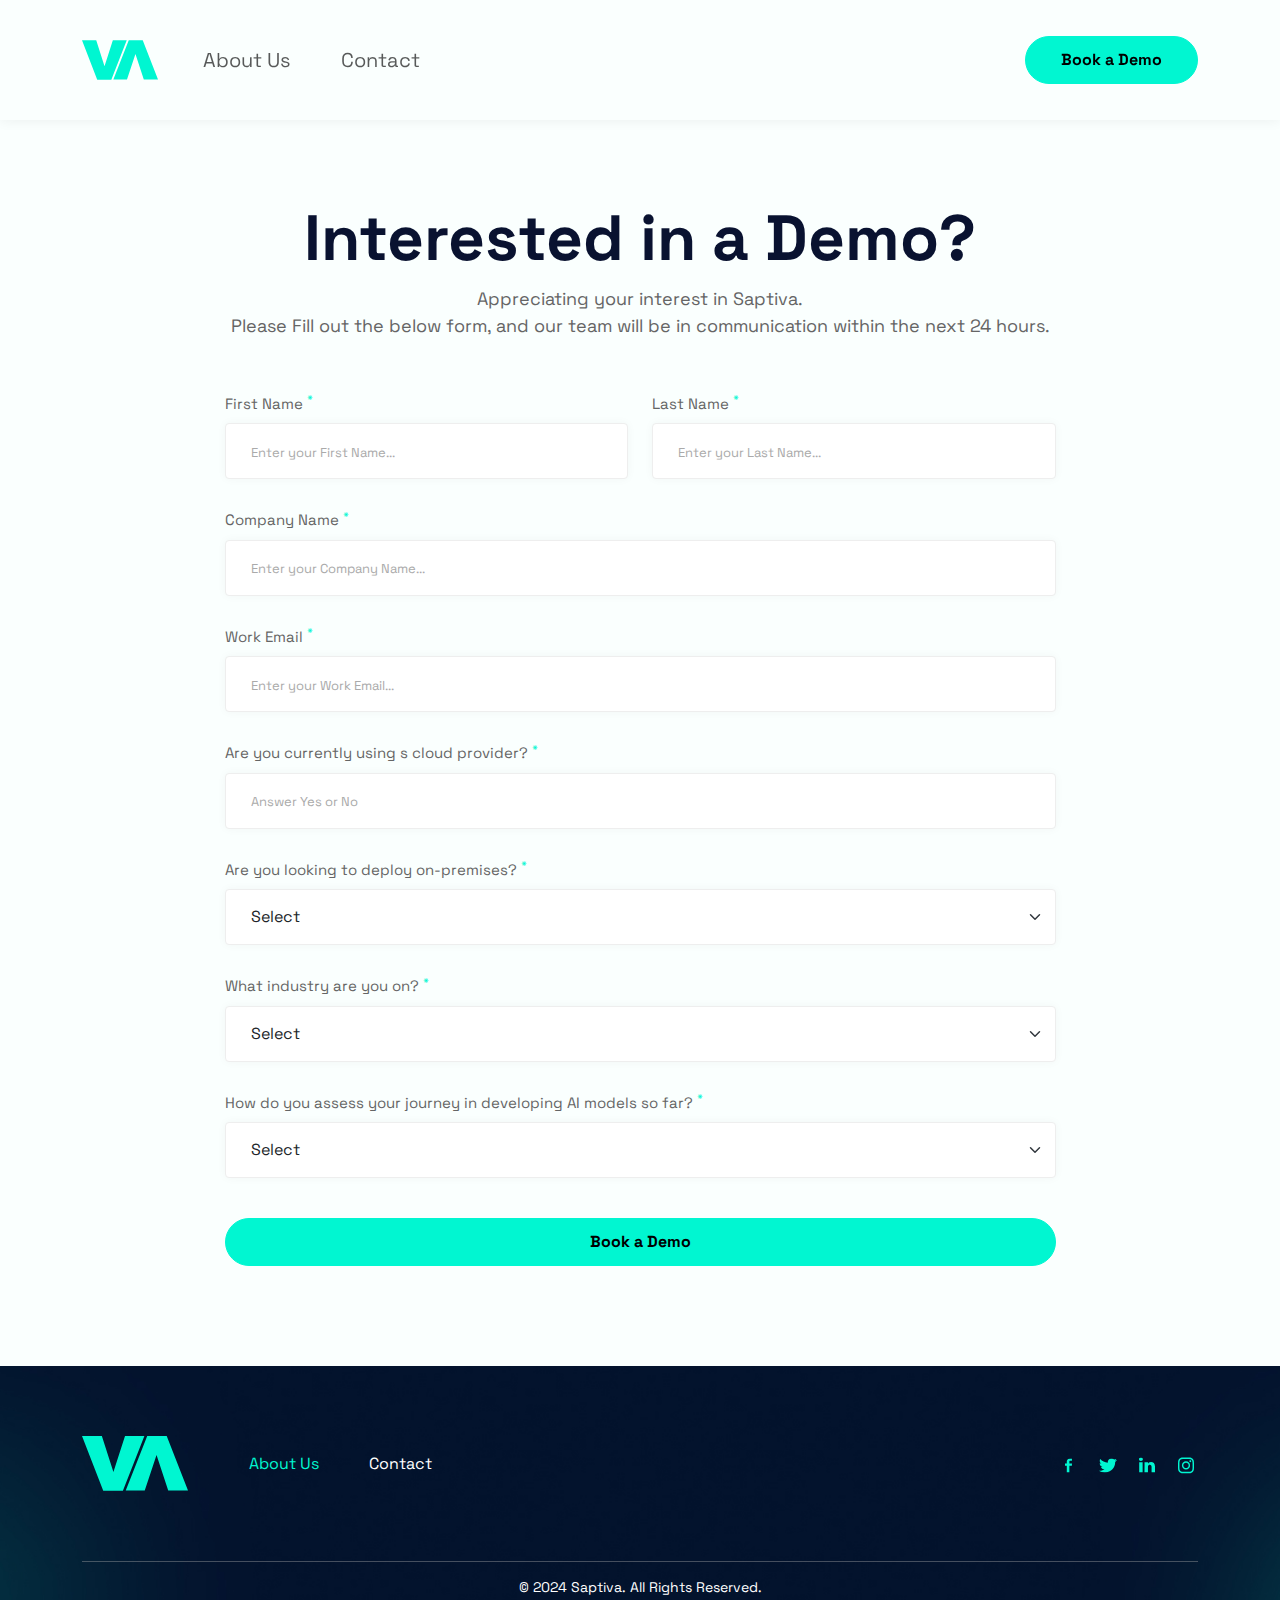
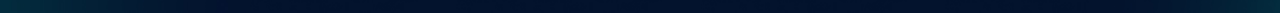
<file: PACKAGE/HTML PROJECT/request-demo.html>
<!DOCTYPE html>
<html lang="en">
<head>
    <meta charset="UTF-8">
    <meta name="viewport" content="width=device-width, initial-scale=1.0">
    <title>VA | Html5 template</title>
    <link rel="preconnect" href="https://fonts.googleapis.com">
    <link rel="preconnect" href="https://fonts.gstatic.com" crossorigin>
    <link href="https://fonts.googleapis.com/css2?family=Inter:wght@300;400;500&family=Space+Grotesk:wght@300;400;500;600;700&display=swap" rel="stylesheet">
    <link rel="stylesheet" href="assets/libs/magnific-popup/magnific-popup.min.css">
    <link rel="stylesheet" href="assets/css/slick.css">
    <link rel="stylesheet" href="assets/css/style.min.css">
    <link rel="stylesheet" href="assets/css/responsive.css">
</head>
<body>
    <!--start navigation area-->
    <header class="header-area" id="header_area">
        <nav class="navbar shadow-lg navbar-expand-xl">
            <div class="container">
                <a class="navbar-brand " href="index.html "><img src="assets/images/logo.svg" alt=" "></a>
                <button class="navbar-toggler" type="button" data-bs-toggle="collapse" data-bs-target="#main_nav" aria-expanded="false" aria-label="Toggle navigation">
                    <span class="icon-bar"></span>
                    <span class="icon-bar"></span>
                    <span class="icon-bar"></span>
                </button>
                <div class="collapse navbar-collapse" id="main_nav">
                    <ul class="navbar-nav">
                        <li class="nav-item"><a class="nav-link" href="#about-us">
                            <span>About Us</span>
                        </a></li>
                        <li class="nav-item"><a class="nav-link" href="#contact">
                            <span>Contact</span>
                        </a></li>
                    </ul>
                    <ul class="navbar-nav ms-auto">
                        <li class="nav-item"><a class="nav-link p-0" href="./request-demo.html">
                            <span class="btn btn-primary">Book a Demo</span>
                        </a></li>
                    </ul>
                </div>
            </div>
        </nav>
    </header>
    <!--end navigation area-->

    <!-- start mobile header area   -->
    <div class="header--mobile">
        <div class="container-fluid">
            <div class="row align-items-center">
                <div class="col-6">
                    <div class="brand">
                        <a href="index.html "><img src="assets/images/logo.svg" alt=" "></a>
                    </div>
                </div>
                <div class="col-6 text-end">
                    <div class="header--mobile-right">
                        <button class="navbar-toggler">
                            <span class="icon-bar"></span>
                            <span class="icon-bar"></span>
                            <span class="icon-bar"></span>
                        </button>
                    </div>
                </div>
            </div>
        </div>
    </div>
    <!-- end mobile header area   -->

    <!-- start offcanvas menu  -->
    <div class="offcanvas-wraper">
        <div class="container">
            <div class="row">
                <div class="col-lg-12">
                    <ul class="list-menu">
                        <li class="nav-item"><a class="nav-link" href="#about-us">
                            <span>About Us</span>
                        </a></li>
                        <li class="nav-item"><a class="nav-link" href="#contact">
                            <span>Contact</span>
                        </a></li>
                        <li class="nav-item"><a class="nav-link p-0" href="./request-demo.html">
                            <span class="btn btn-primary">Book a Demo</span>
                        </a></li>
                    </ul>
                </div>
            </div>
        </div>
    </div>
    <!-- end offcanvas menu  -->

    <!-- start Inner Page  -->
    <section class="inner-wrapper bg-light">
        <div class="container">
            <div class="row justify-content-center gy-5">
                <div class="col-md-9">
                    <!-- Section Header -->
                    <div class="text-center mb-5">
                        <h2 class="fs--6xl mb-2">Interested in a Demo?</h2>
                        <p class="fs--lg">Appreciating your interest in Saptiva. <br />Please Fill out the below form, and our team will be in communication within the next 24 hours.</p>
                    </div>

                    <!-- Form -->
                    <form action="#">
                        <div class="row g-4">
                            <div class="col-sm-6">
                                <div class="form-group">
                                    <label for="form--first-name" class="form-label">First Name <sup class="text-primary">*</sup></label>
                                    <input type="text" class="form-control" placeholder="Enter your First Name...">
                                </div>
                            </div>
                            <div class="col-sm-6">
                                <div class="form-group">
                                    <label for="form--last-name" class="form-label">Last Name <sup class="text-primary">*</sup></label>
                                    <input type="text" class="form-control" placeholder="Enter your Last Name...">
                                </div>
                            </div>
                            <div class="col-lg-12">
                                <div class="form-group">
                                    <label for="form--company-name" class="form-label">Company Name <sup class="text-primary">*</sup></label>
                                    <input type="text" class="form-control" placeholder="Enter your Company Name...">
                                </div>
                            </div>
                            <div class="col-lg-12">
                                <div class="form-group">
                                    <label for="form--work-email" class="form-label">Work Email <sup class="text-primary">*</sup></label>
                                    <input type="email" class="form-control" placeholder="Enter your Work Email...">
                                </div>
                            </div>
                            <div class="col-lg-12">
                                <div class="form-group">
                                    <label for="form--cloud-provider" class="form-label">Are you currently using s cloud provider? <sup class="text-primary">*</sup></label>
                                    <input type="text" class="form-control" placeholder="Answer Yes or No">
                                </div>
                            </div>
                            <div class="col-lg-12">
                                <div class="form-group">
                                    <label for="form--deploy-on-promise" class="form-label">Are you looking to deploy on-premises? <sup class="text-primary">*</sup></label>
                                    <select name="" id="" class="form-select">
                                        <option value="">Select</option>
                                        <option value="1">-Yes, I have infrastructure</option>
                                        <option value="2">-Yes, I don’t have infrastructure</option>
                                        <option value="3">-No, Will use cloud provider</option>
                                    </select>
                                </div>
                            </div>
                            <div class="col-lg-12">
                                <div class="form-group">
                                    <label for="form--industry" class="form-label">What industry are you on? <sup class="text-primary">*</sup></label>
                                    <select name="" id="" class="form-select">
                                        <option value="">Select</option>
                                        <option value="1">Finance</option>
                                        <option value="2">Insurance</option>
                                        <option value="3">Health</option>
                                        <option value="4">Other</option>
                                    </select>
                                </div>
                            </div>
                            <div class="col-lg-12">
                                <div class="form-group">
                                    <label for="form--developing-ai" class="form-label">How do you assess your journey in developing AI models so far? <sup class="text-primary">*</sup></label>
                                    <select name="" id="" class="form-select">
                                        <option value="">Select</option>
                                        <option value="1">Just Starting</option>
                                        <option value="2">In house team working on AI</option>
                                        <option value="3">Currently using OpenAi or similar</option>
                                        <option value="4">Tried but no luck implementing</option>
                                    </select>
                                </div>
                            </div>
                            <div class="col-lg-12">
                                <button type="submit" class="btn mt-3 w-100 btn-primary">Book a Demo</button>
                            </div>
                        </div>
                    </form>
                </div>
            </div>
        </div>
    </section>
    <!-- end Inner Page  -->

    <!-- start footer area  -->
    <section class="footer">
        <div class="container">
            <div class="row">
                <div class="col-12 text-center">
                    <div class="footer--navbar gap-3 flex-column flex-md-row">
                        <a href="#" class="footer--brand"><img src="assets/images/footer-logo.svg" alt=""></a>
                        <ul class="footer--menu">
                            <li><a href="#" class="active">About Us</a></li>
                            <li><a href="#">Contact</a></li>
                        </ul>
                        <ul class="ms-md-auto footer--social">
                            <li>
                                <a href="#" class="social-icon">
                                    <svg width="24" height="25" viewBox="0 0 24 25" fill="none" xmlns="http://www.w3.org/2000/svg"><g clip-path="url(#clip0_134_106066)"><path d="M9.78669 19.4024V12.8332H7.99976V10.468H9.78669V8.44775C9.78669 6.86025 10.8422 5.4024 13.2745 5.4024C14.2592 5.4024 14.9874 5.49417 14.9874 5.49417L14.93 7.7029C14.93 7.7029 14.1874 7.69587 13.377 7.69587C12.4999 7.69587 12.3594 8.08878 12.3594 8.74091V10.468H14.9998L14.8849 12.8332H12.3594V19.4024H9.78669Z" fill="currentColor"/></g><defs><clipPath id="clip0_134_106066"><rect width="7" height="14" fill="white" transform="translate(7.99976 5.4024)"/></clipPath></defs></svg>
                                </a>
                            </li>
                            <li>
                                <a href="#" class="social-icon">
                                    <svg width="24" height="25" viewBox="0 0 24 25" fill="none" xmlns="http://www.w3.org/2000/svg"> <g clip-path="url(#clip0_134_106062)"> <path d="M20.9998 7.10718C20.3257 7.39165 19.6108 7.57838 18.8787 7.66115C19.6412 7.22574 20.2267 6.53626 20.5024 5.71475C19.7776 6.12456 18.9845 6.41329 18.1574 6.56848C17.4838 5.88476 16.5241 5.45746 15.4619 5.45746C13.4224 5.45746 11.7689 7.03269 11.7689 8.97554C11.7689 9.25132 11.8015 9.5198 11.8645 9.77736C8.79533 9.6306 6.07424 8.22999 4.25279 6.10146C3.93498 6.62107 3.75287 7.22548 3.75287 7.87015C3.75287 9.09076 4.40488 10.1676 5.39572 10.7985C4.80928 10.781 4.23574 10.6301 3.72299 10.3584C3.72278 10.3731 3.72278 10.3879 3.72278 10.4027C3.72278 12.1073 4.99572 13.5292 6.68504 13.8524C6.14124 13.9933 5.57082 14.0139 5.01737 13.9127C5.48727 15.3104 6.85112 16.3275 8.46705 16.356C7.20318 17.2996 5.61081 17.8621 3.8807 17.8621C3.58258 17.8621 3.28867 17.8454 2.99976 17.8129C4.63403 18.8111 6.57515 19.3935 8.66062 19.3935C15.4533 19.3935 19.1677 14.0326 19.1677 9.38355C19.1677 9.23096 19.1642 9.07924 19.157 8.92839C19.88 8.43047 20.504 7.81375 20.9998 7.10718Z" fill="currentColor"/> </g> <defs> <clipPath id="clip0_134_106062"> <rect width="18" height="14" fill="white" transform="translate(2.99976 5.4024)"/> </clipPath> </defs> </svg>
                                </a>
                            </li>
                            <li>
                                <a href="#" class="social-icon">
                                    <svg width="24" height="25" viewBox="0 0 24 25" fill="none" xmlns="http://www.w3.org/2000/svg"> <g clip-path="url(#clip0_134_106058)"> <path d="M7.63269 19.4024V9.28187H4.20239V19.4024H7.63269ZM5.91798 7.89926C7.11419 7.89926 7.85877 7.12213 7.85877 6.15097C7.83648 5.15791 7.11423 4.40234 5.94068 4.40234C4.76731 4.40234 4 5.15792 4 6.15097C4 7.12217 4.7444 7.89926 5.89559 7.89926H5.91787H5.91798ZM9.53135 19.4024H12.9617V13.7506C12.9617 13.4481 12.9839 13.1459 13.0745 12.9297C13.3225 12.3254 13.8869 11.6995 14.8345 11.6995C16.0758 11.6995 16.5724 12.6275 16.5724 13.988V19.4023H20.0025V13.5993C20.0025 10.4907 18.3101 9.04427 16.0532 9.04427C14.2027 9.04427 13.3902 10.0586 12.9388 10.7495H12.9617V9.28166H9.53143C9.57644 10.2313 9.53143 19.4021 9.53143 19.4021L9.53135 19.4024Z" fill="currentColor"/> </g> <defs> <clipPath id="clip0_134_106058"> <rect width="16" height="15" fill="white" transform="translate(4 4.4024)"/> </clipPath> </defs> </svg>
                                </a>
                            </li>
                            <li>
                                <a href="#" class="social-icon">
                                    <svg width="24" height="25" viewBox="0 0 24 25" fill="none" xmlns="http://www.w3.org/2000/svg"> <g clip-path="url(#clip0_134_106054)"> <path d="M12.0037 8.35942C9.73225 8.35942 7.90011 10.1629 7.90011 12.3989C7.90011 14.6348 9.73225 16.4383 12.0037 16.4383C14.2751 16.4383 16.1073 14.6348 16.1073 12.3989C16.1073 10.1629 14.2751 8.35942 12.0037 8.35942ZM12.0037 15.025C10.5358 15.025 9.33583 13.8473 9.33583 12.3989C9.33583 10.9504 10.5323 9.7727 12.0037 9.7727C13.4751 9.7727 14.6715 10.9504 14.6715 12.3989C14.6715 13.8473 13.4715 15.025 12.0037 15.025ZM17.2322 8.19419C17.2322 8.71802 16.8037 9.13637 16.2751 9.13637C15.743 9.13637 15.318 8.7145 15.318 8.19419C15.318 7.67388 15.7465 7.252 16.2751 7.252C16.8037 7.252 17.2322 7.67388 17.2322 8.19419ZM19.9501 9.15044C19.8894 7.88833 19.5965 6.77036 18.6572 5.84927C17.7215 4.92817 16.5858 4.63989 15.3037 4.57661C13.9823 4.50278 10.0215 4.50278 8.70011 4.57661C7.42154 4.63638 6.28583 4.92466 5.34654 5.84575C4.40726 6.76684 4.11797 7.88481 4.05369 9.14692C3.97869 10.4477 3.97869 14.3465 4.05369 15.6473C4.1144 16.9094 4.40726 18.0274 5.34654 18.9485C6.28583 19.8696 7.41797 20.1579 8.70011 20.2211C10.0215 20.295 13.9823 20.295 15.3037 20.2211C16.5858 20.1614 17.7215 19.8731 18.6572 18.9485C19.593 18.0274 19.8858 16.9094 19.9501 15.6473C20.0251 14.3465 20.0251 10.4512 19.9501 9.15044ZM18.243 17.043C17.9644 17.7321 17.4251 18.2629 16.7215 18.5407C15.668 18.952 13.168 18.8571 12.0037 18.8571C10.8394 18.8571 8.33583 18.9485 7.28583 18.5407C6.58583 18.2664 6.04654 17.7356 5.7644 17.043C5.34654 16.0059 5.44297 13.545 5.44297 12.3989C5.44297 11.2528 5.35011 8.78833 5.7644 7.75473C6.04297 7.06567 6.58226 6.53481 7.28583 6.25708C8.3394 5.84575 10.8394 5.94067 12.0037 5.94067C13.168 5.94067 15.6715 5.84927 16.7215 6.25708C17.4215 6.5313 17.9608 7.06216 18.243 7.75473C18.6608 8.79184 18.5644 11.2528 18.5644 12.3989C18.5644 13.545 18.6608 16.0094 18.243 17.043Z" fill="currentColor"/> </g> <defs> <clipPath id="clip0_134_106054"> <rect width="16" height="18" fill="white" transform="translate(4.00012 3.4024)"/> </clipPath> </defs> </svg>
                                </a>
                            </li>
                        </ul>
                    </div>
                </div>
            </div>
            <div class="row">
                <div class="col-12">
                    <div class="footer--copyright">© 2024 Saptiva. All Rights Reserved.</div>
                </div>
            </div>
        </div>
    </section>
    <!-- end footer area  -->



    <!-- All js here -->
    <script src="assets/js/jquery-3.6.0-min.js "></script>
    <script src="assets/js/jquery.sticky.js "></script>
    <script src="assets/js/bootstrap.min.js "></script>
    <script src="assets/js/slick.js"></script>
    <script src="assets/libs/magnific-popup/jquery.magnific-popup.min.js"></script>
    <!-- custom js -->
    <script src="assets/js/main.js "></script>

</body>
</html>
</file>
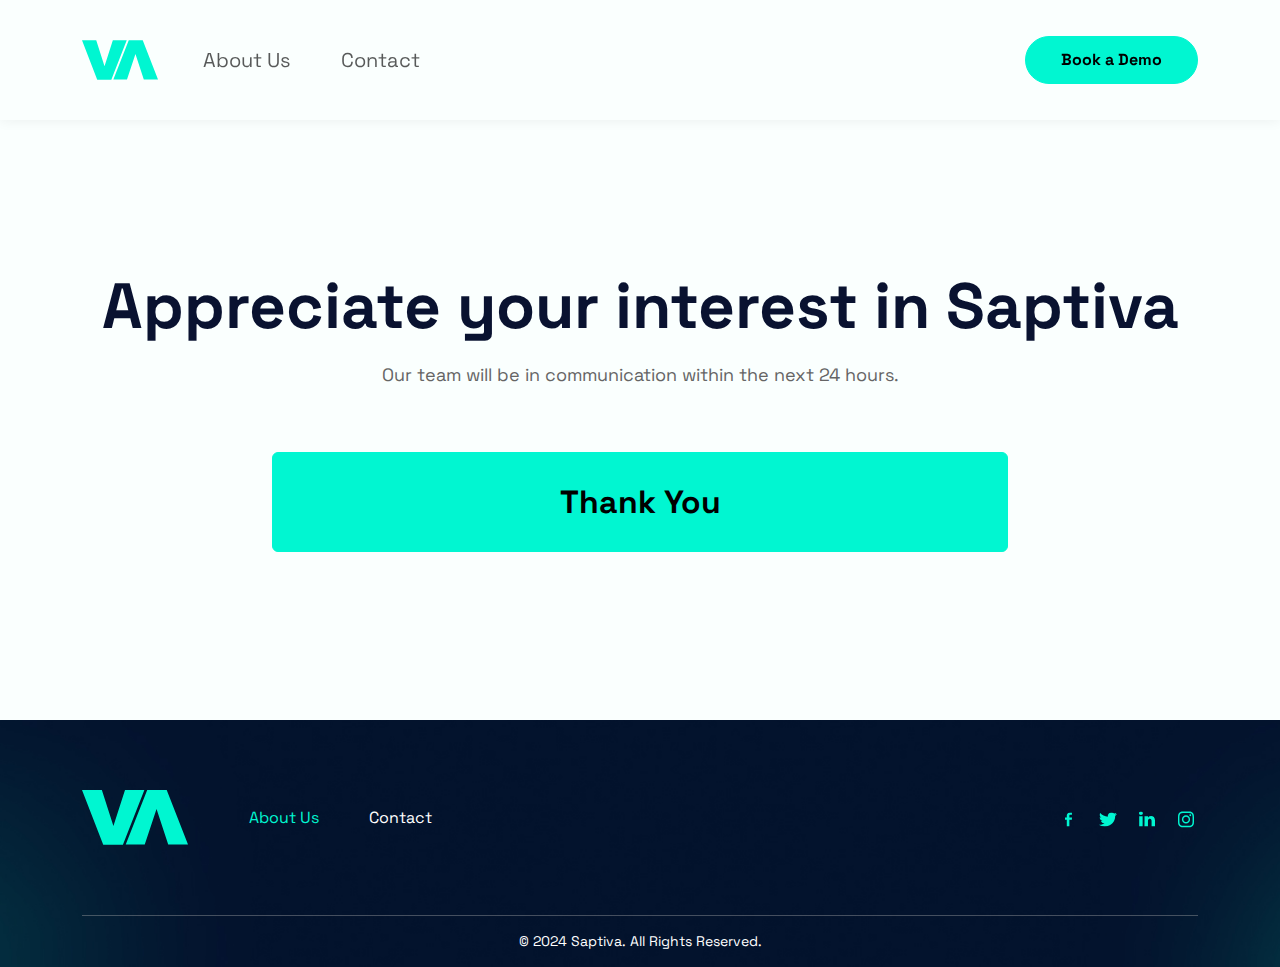
<file: PACKAGE/HTML PROJECT/submitted.html>
<!DOCTYPE html>
<html lang="en">
<head>
    <meta charset="UTF-8">
    <meta name="viewport" content="width=device-width, initial-scale=1.0">
    <title>VA | Html5 template</title>
    <link rel="preconnect" href="https://fonts.googleapis.com">
    <link rel="preconnect" href="https://fonts.gstatic.com" crossorigin>
    <link href="https://fonts.googleapis.com/css2?family=Inter:wght@300;400;500&family=Space+Grotesk:wght@300;400;500;600;700&display=swap" rel="stylesheet">
    <link rel="stylesheet" href="assets/libs/magnific-popup/magnific-popup.min.css">
    <link rel="stylesheet" href="assets/css/slick.css">
    <link rel="stylesheet" href="assets/css/style.min.css">
    <link rel="stylesheet" href="assets/css/responsive.css">
</head>
<body>
    <!--start navigation area-->
    <header class="header-area" id="header_area">
        <nav class="navbar shadow-lg navbar-expand-xl">
            <div class="container">
                <a class="navbar-brand " href="index.html "><img src="assets/images/logo.svg" alt=" "></a>
                <button class="navbar-toggler" type="button" data-bs-toggle="collapse" data-bs-target="#main_nav" aria-expanded="false" aria-label="Toggle navigation">
                    <span class="icon-bar"></span>
                    <span class="icon-bar"></span>
                    <span class="icon-bar"></span>
                </button>
                <div class="collapse navbar-collapse" id="main_nav">
                    <ul class="navbar-nav">
                        <li class="nav-item"><a class="nav-link" href="#about-us">
                            <span>About Us</span>
                        </a></li>
                        <li class="nav-item"><a class="nav-link" href="#contact">
                            <span>Contact</span>
                        </a></li>
                    </ul>
                    <ul class="navbar-nav ms-auto">
                        <li class="nav-item"><a class="nav-link p-0" href="./request-demo.html">
                            <span class="btn btn-primary">Book a Demo</span>
                        </a></li>
                    </ul>
                </div>
            </div>
        </nav>
    </header>
    <!--end navigation area-->

    <!-- start mobile header area   -->
    <div class="header--mobile">
        <div class="container-fluid">
            <div class="row align-items-center">
                <div class="col-6">
                    <div class="brand">
                        <a href="index.html "><img src="assets/images/logo.svg" alt=" "></a>
                    </div>
                </div>
                <div class="col-6 text-end">
                    <div class="header--mobile-right">
                        <button class="navbar-toggler">
                            <span class="icon-bar"></span>
                            <span class="icon-bar"></span>
                            <span class="icon-bar"></span>
                        </button>
                    </div>
                </div>
            </div>
        </div>
    </div>
    <!-- end mobile header area   -->

    <!-- start offcanvas menu  -->
    <div class="offcanvas-wraper">
        <div class="container">
            <div class="row">
                <div class="col-lg-12">
                    <ul class="list-menu">
                        <li class="nav-item"><a class="nav-link" href="#about-us">
                            <span>About Us</span>
                        </a></li>
                        <li class="nav-item"><a class="nav-link" href="#contact">
                            <span>Contact</span>
                        </a></li>
                        <li class="nav-item"><a class="nav-link p-0" href="./request-demo.html">
                            <span class="btn btn-primary">Book a Demo</span>
                        </a></li>
                    </ul>
                </div>
            </div>
        </div>
    </div>
    <!-- end offcanvas menu  -->

    <!-- start Inner Page  -->
    <section class="inner-wrapper bg-light">
        <div class="container">
            <div class="row justify-content-center gy-5">
                <div class="col-md-12">
                    <!-- Section Header -->
                    <div class="text-center">
                        <h2 class="fs--6xl mb-3">Appreciate your interest in Saptiva</h2>
                        <p class="fs--lg">Our team will be in communication within the next 24 hours.</p>
                    </div>
                </div>
                <div class="col-md-8">
                    <a href="#" class="btn btn-primary rounded btn-lg w-100">Thank You</a>
                </div>
            </div>
        </div>
    </section>
    <!-- end Inner Page  -->

    <!-- start footer area  -->
    <section class="footer">
        <div class="container">
            <div class="row">
                <div class="col-12 text-center">
                    <div class="footer--navbar gap-3 flex-column flex-md-row">
                        <a href="#" class="footer--brand"><img src="assets/images/footer-logo.svg" alt=""></a>
                        <ul class="footer--menu">
                            <li><a href="#" class="active">About Us</a></li>
                            <li><a href="#">Contact</a></li>
                        </ul>
                        <ul class="ms-md-auto footer--social">
                            <li>
                                <a href="#" class="social-icon">
                                    <svg width="24" height="25" viewBox="0 0 24 25" fill="none" xmlns="http://www.w3.org/2000/svg"><g clip-path="url(#clip0_134_106066)"><path d="M9.78669 19.4024V12.8332H7.99976V10.468H9.78669V8.44775C9.78669 6.86025 10.8422 5.4024 13.2745 5.4024C14.2592 5.4024 14.9874 5.49417 14.9874 5.49417L14.93 7.7029C14.93 7.7029 14.1874 7.69587 13.377 7.69587C12.4999 7.69587 12.3594 8.08878 12.3594 8.74091V10.468H14.9998L14.8849 12.8332H12.3594V19.4024H9.78669Z" fill="currentColor"/></g><defs><clipPath id="clip0_134_106066"><rect width="7" height="14" fill="white" transform="translate(7.99976 5.4024)"/></clipPath></defs></svg>
                                </a>
                            </li>
                            <li>
                                <a href="#" class="social-icon">
                                    <svg width="24" height="25" viewBox="0 0 24 25" fill="none" xmlns="http://www.w3.org/2000/svg"> <g clip-path="url(#clip0_134_106062)"> <path d="M20.9998 7.10718C20.3257 7.39165 19.6108 7.57838 18.8787 7.66115C19.6412 7.22574 20.2267 6.53626 20.5024 5.71475C19.7776 6.12456 18.9845 6.41329 18.1574 6.56848C17.4838 5.88476 16.5241 5.45746 15.4619 5.45746C13.4224 5.45746 11.7689 7.03269 11.7689 8.97554C11.7689 9.25132 11.8015 9.5198 11.8645 9.77736C8.79533 9.6306 6.07424 8.22999 4.25279 6.10146C3.93498 6.62107 3.75287 7.22548 3.75287 7.87015C3.75287 9.09076 4.40488 10.1676 5.39572 10.7985C4.80928 10.781 4.23574 10.6301 3.72299 10.3584C3.72278 10.3731 3.72278 10.3879 3.72278 10.4027C3.72278 12.1073 4.99572 13.5292 6.68504 13.8524C6.14124 13.9933 5.57082 14.0139 5.01737 13.9127C5.48727 15.3104 6.85112 16.3275 8.46705 16.356C7.20318 17.2996 5.61081 17.8621 3.8807 17.8621C3.58258 17.8621 3.28867 17.8454 2.99976 17.8129C4.63403 18.8111 6.57515 19.3935 8.66062 19.3935C15.4533 19.3935 19.1677 14.0326 19.1677 9.38355C19.1677 9.23096 19.1642 9.07924 19.157 8.92839C19.88 8.43047 20.504 7.81375 20.9998 7.10718Z" fill="currentColor"/> </g> <defs> <clipPath id="clip0_134_106062"> <rect width="18" height="14" fill="white" transform="translate(2.99976 5.4024)"/> </clipPath> </defs> </svg>
                                </a>
                            </li>
                            <li>
                                <a href="#" class="social-icon">
                                    <svg width="24" height="25" viewBox="0 0 24 25" fill="none" xmlns="http://www.w3.org/2000/svg"> <g clip-path="url(#clip0_134_106058)"> <path d="M7.63269 19.4024V9.28187H4.20239V19.4024H7.63269ZM5.91798 7.89926C7.11419 7.89926 7.85877 7.12213 7.85877 6.15097C7.83648 5.15791 7.11423 4.40234 5.94068 4.40234C4.76731 4.40234 4 5.15792 4 6.15097C4 7.12217 4.7444 7.89926 5.89559 7.89926H5.91787H5.91798ZM9.53135 19.4024H12.9617V13.7506C12.9617 13.4481 12.9839 13.1459 13.0745 12.9297C13.3225 12.3254 13.8869 11.6995 14.8345 11.6995C16.0758 11.6995 16.5724 12.6275 16.5724 13.988V19.4023H20.0025V13.5993C20.0025 10.4907 18.3101 9.04427 16.0532 9.04427C14.2027 9.04427 13.3902 10.0586 12.9388 10.7495H12.9617V9.28166H9.53143C9.57644 10.2313 9.53143 19.4021 9.53143 19.4021L9.53135 19.4024Z" fill="currentColor"/> </g> <defs> <clipPath id="clip0_134_106058"> <rect width="16" height="15" fill="white" transform="translate(4 4.4024)"/> </clipPath> </defs> </svg>
                                </a>
                            </li>
                            <li>
                                <a href="#" class="social-icon">
                                    <svg width="24" height="25" viewBox="0 0 24 25" fill="none" xmlns="http://www.w3.org/2000/svg"> <g clip-path="url(#clip0_134_106054)"> <path d="M12.0037 8.35942C9.73225 8.35942 7.90011 10.1629 7.90011 12.3989C7.90011 14.6348 9.73225 16.4383 12.0037 16.4383C14.2751 16.4383 16.1073 14.6348 16.1073 12.3989C16.1073 10.1629 14.2751 8.35942 12.0037 8.35942ZM12.0037 15.025C10.5358 15.025 9.33583 13.8473 9.33583 12.3989C9.33583 10.9504 10.5323 9.7727 12.0037 9.7727C13.4751 9.7727 14.6715 10.9504 14.6715 12.3989C14.6715 13.8473 13.4715 15.025 12.0037 15.025ZM17.2322 8.19419C17.2322 8.71802 16.8037 9.13637 16.2751 9.13637C15.743 9.13637 15.318 8.7145 15.318 8.19419C15.318 7.67388 15.7465 7.252 16.2751 7.252C16.8037 7.252 17.2322 7.67388 17.2322 8.19419ZM19.9501 9.15044C19.8894 7.88833 19.5965 6.77036 18.6572 5.84927C17.7215 4.92817 16.5858 4.63989 15.3037 4.57661C13.9823 4.50278 10.0215 4.50278 8.70011 4.57661C7.42154 4.63638 6.28583 4.92466 5.34654 5.84575C4.40726 6.76684 4.11797 7.88481 4.05369 9.14692C3.97869 10.4477 3.97869 14.3465 4.05369 15.6473C4.1144 16.9094 4.40726 18.0274 5.34654 18.9485C6.28583 19.8696 7.41797 20.1579 8.70011 20.2211C10.0215 20.295 13.9823 20.295 15.3037 20.2211C16.5858 20.1614 17.7215 19.8731 18.6572 18.9485C19.593 18.0274 19.8858 16.9094 19.9501 15.6473C20.0251 14.3465 20.0251 10.4512 19.9501 9.15044ZM18.243 17.043C17.9644 17.7321 17.4251 18.2629 16.7215 18.5407C15.668 18.952 13.168 18.8571 12.0037 18.8571C10.8394 18.8571 8.33583 18.9485 7.28583 18.5407C6.58583 18.2664 6.04654 17.7356 5.7644 17.043C5.34654 16.0059 5.44297 13.545 5.44297 12.3989C5.44297 11.2528 5.35011 8.78833 5.7644 7.75473C6.04297 7.06567 6.58226 6.53481 7.28583 6.25708C8.3394 5.84575 10.8394 5.94067 12.0037 5.94067C13.168 5.94067 15.6715 5.84927 16.7215 6.25708C17.4215 6.5313 17.9608 7.06216 18.243 7.75473C18.6608 8.79184 18.5644 11.2528 18.5644 12.3989C18.5644 13.545 18.6608 16.0094 18.243 17.043Z" fill="currentColor"/> </g> <defs> <clipPath id="clip0_134_106054"> <rect width="16" height="18" fill="white" transform="translate(4.00012 3.4024)"/> </clipPath> </defs> </svg>
                                </a>
                            </li>
                        </ul>
                    </div>
                </div>
            </div>
            <div class="row">
                <div class="col-12">
                    <div class="footer--copyright">© 2024 Saptiva. All Rights Reserved.</div>
                </div>
            </div>
        </div>
    </section>
    <!-- end footer area  -->



    <!-- All js here -->
    <script src="assets/js/jquery-3.6.0-min.js "></script>
    <script src="assets/js/jquery.sticky.js "></script>
    <script src="assets/js/bootstrap.min.js "></script>
    <script src="assets/js/slick.js"></script>
    <script src="assets/libs/magnific-popup/jquery.magnific-popup.min.js"></script>
    <!-- custom js -->
    <script src="assets/js/main.js "></script>

</body>
</html>
</file>
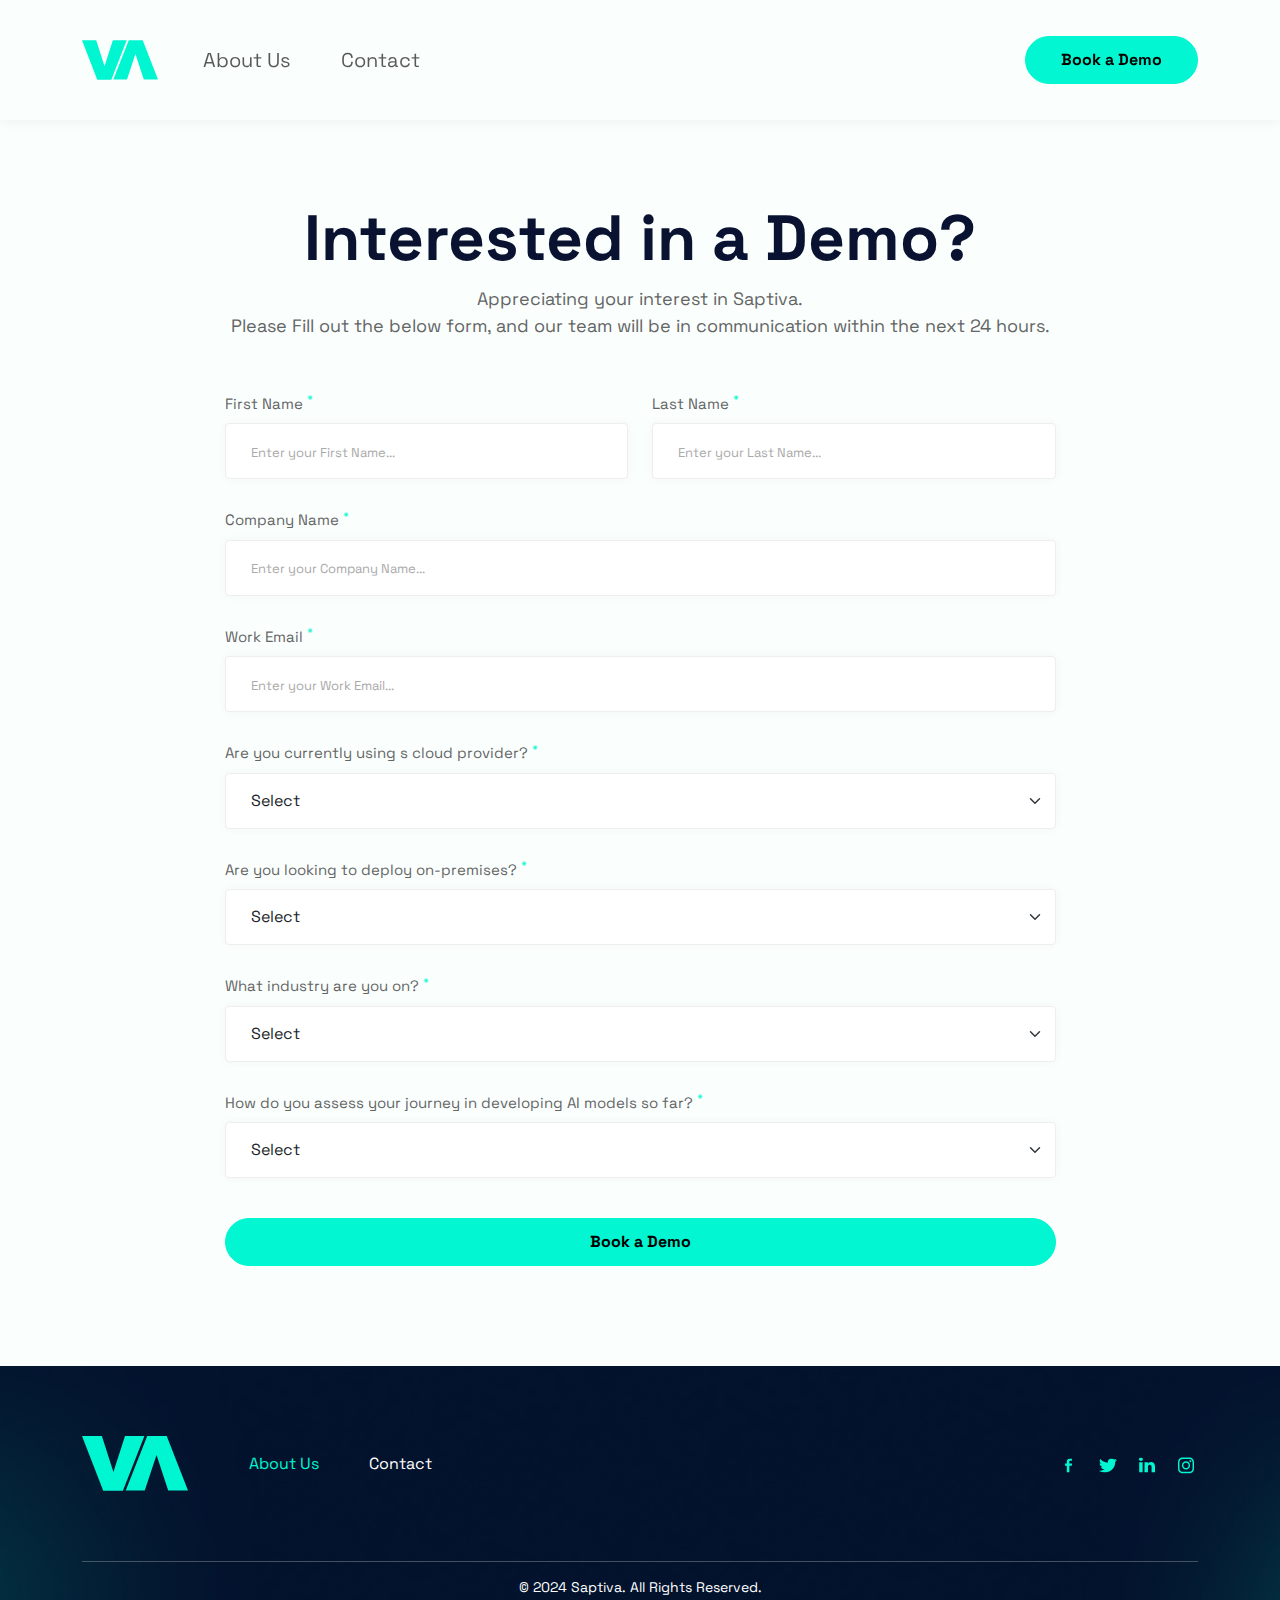
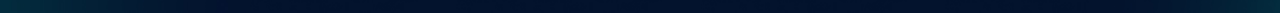
<file: src/frontend/html/request-demo.html>
<!DOCTYPE html>
<html lang="en">
<head>
    <meta charset="UTF-8">
    <meta name="viewport" content="width=device-width, initial-scale=1.0">
    <title>VA | Html5 template</title>
    <link rel="preconnect" href="https://fonts.googleapis.com">
    <link rel="preconnect" href="https://fonts.gstatic.com" crossorigin>
    <link href="https://fonts.googleapis.com/css2?family=Inter:wght@300;400;500&family=Space+Grotesk:wght@300;400;500;600;700&display=swap" rel="stylesheet">
    <link rel="stylesheet" href="../assets/libs/magnific-popup/magnific-popup.min.css">
    <link rel="stylesheet" href="../assets/css/slick.css">
    <link rel="stylesheet" href="../assets/css/style.min.css">
    <link rel="stylesheet" href="../assets/css/responsive.css">
</head>
<body>
    <!--start navigation area-->
    <header class="header-area" id="header_area">
        <nav class="navbar shadow-lg navbar-expand-xl">
            <div class="container">
                <a class="navbar-brand " href="index.html "><img src="../assets/images/logo.svg" alt=" "></a>
                <button class="navbar-toggler" type="button" data-bs-toggle="collapse" data-bs-target="#main_nav" aria-expanded="false" aria-label="Toggle navigation">
                    <span class="icon-bar"></span>
                    <span class="icon-bar"></span>
                    <span class="icon-bar"></span>
                </button>
                <div class="collapse navbar-collapse" id="main_nav">
                    <ul class="navbar-nav">
                        <li class="nav-item"><a class="nav-link" href="#about-us">
                            <span>About Us</span>
                        </a></li>
                        <li class="nav-item"><a class="nav-link" href="#contact">
                            <span>Contact</span>
                        </a></li>
                    </ul>
                    <ul class="navbar-nav ms-auto">
                        <li class="nav-item"><a class="nav-link p-0" href="./request-demo.html">
                            <span class="btn btn-primary">Book a Demo</span>
                        </a></li>
                    </ul>
                </div>
            </div>
        </nav>
    </header>
    <!--end navigation area-->

    <!-- start mobile header area   -->
    <div class="header--mobile">
        <div class="container-fluid">
            <div class="row align-items-center">
                <div class="col-6">
                    <div class="brand">
                        <a href="index.html "><img src="../assets/images/logo.svg" alt=" "></a>
                    </div>
                </div>
                <div class="col-6 text-end">
                    <div class="header--mobile-right">
                        <button class="navbar-toggler">
                            <span class="icon-bar"></span>
                            <span class="icon-bar"></span>
                            <span class="icon-bar"></span>
                        </button>
                    </div>
                </div>
            </div>
        </div>
    </div>
    <!-- end mobile header area   -->

    <!-- start offcanvas menu  -->
    <div class="offcanvas-wraper">
        <div class="container">
            <div class="row">
                <div class="col-lg-12">
                    <ul class="list-menu">
                        <li class="nav-item"><a class="nav-link" href="#about-us">
                            <span>About Us</span>
                        </a></li>
                        <li class="nav-item"><a class="nav-link" href="#contact">
                            <span>Contact</span>
                        </a></li>
                        <li class="nav-item"><a class="nav-link p-0" href="./request-demo.html">
                            <span class="btn btn-primary">Book a Demo</span>
                        </a></li>
                    </ul>
                </div>
            </div>
        </div>
    </div>
    <!-- end offcanvas menu  -->

    <!-- start Inner Page  -->
    <section class="inner-wrapper bg-light">
        <div class="container">
            <div class="row justify-content-center gy-5">
                <div class="col-md-9">
                    <!-- Section Header -->
                    <div class="text-center mb-5">
                        <h2 class="fs--6xl mb-2">Interested in a Demo?</h2>
                        <p class="fs--lg">Appreciating your interest in Saptiva. <br />Please Fill out the below form, and our team will be in communication within the next 24 hours.</p>
                    </div>

                    <!-- Form -->
                    <form action="#">
                        <div class="row g-4">
                            <div class="col-sm-6">
                                <div class="form-group">
                                    <label for="form--first-name" class="form-label">First Name <sup class="text-primary">*</sup></label>
                                    <input type="text" class="form-control" placeholder="Enter your First Name...">
                                </div>
                            </div>
                            <div class="col-sm-6">
                                <div class="form-group">
                                    <label for="form--last-name" class="form-label">Last Name <sup class="text-primary">*</sup></label>
                                    <input type="text" class="form-control" placeholder="Enter your Last Name...">
                                </div>
                            </div>
                            <div class="col-lg-12">
                                <div class="form-group">
                                    <label for="form--company-name" class="form-label">Company Name <sup class="text-primary">*</sup></label>
                                    <input type="text" class="form-control" placeholder="Enter your Company Name...">
                                </div>
                            </div>
                            <div class="col-lg-12">
                                <div class="form-group">
                                    <label for="form--work-email" class="form-label">Work Email <sup class="text-primary">*</sup></label>
                                    <input type="email" class="form-control" placeholder="Enter your Work Email...">
                                </div>
                            </div>
                            <div class="col-lg-12">
                                <div class="form-group">
                                    <label for="form--cloud-provider" class="form-label">Are you currently using s cloud provider? <sup class="text-primary">*</sup></label>
                                    <select name="" id="" class="form-select">
                                        <option value="">Select</option>
                                        <option value="1">AWS</option>
                                        <option value="2">Azure</option>
                                        <option value="3">Google Cloud</option>
                                        <option value="3">Other</option>
                                    </select>
                                </div>
                            </div>
                            <div class="col-lg-12">
                                <div class="form-group">
                                    <label for="form--deploy-on-promise" class="form-label">Are you looking to deploy on-premises? <sup class="text-primary">*</sup></label>
                                    <select name="" id="" class="form-select">
                                        <option value="">Select</option>
                                        <option value="1">Yes, I have infrastructure</option>
                                        <option value="2">Yes, I don’t have infrastructure</option>
                                        <option value="3">No, Will use cloud provider</option>
                                    </select>
                                </div>
                            </div>
                            <div class="col-lg-12">
                                <div class="form-group">
                                    <label for="form--industry" class="form-label">What industry are you on? <sup class="text-primary">*</sup></label>
                                    <select name="" id="" class="form-select">
                                        <option value="">Select</option>
                                        <option value="1">Finance</option>
                                        <option value="2">Insurance</option>
                                        <option value="3">Health</option>
                                        <option value="4">Other</option>
                                    </select>
                                </div>
                            </div>
                            <div class="col-lg-12">
                                <div class="form-group">
                                    <label for="form--developing-ai" class="form-label">How do you assess your journey in developing AI models so far? <sup class="text-primary">*</sup></label>
                                    <select name="" id="" class="form-select">
                                        <option value="">Select</option>
                                        <option value="1">Just Starting</option>
                                        <option value="2">In house team working on AI</option>
                                        <option value="3">Currently using OpenAi or similar</option>
                                        <option value="4">Tried but no luck implementing</option>
                                    </select>
                                </div>
                            </div>
                            <div class="col-lg-12">
                                <button type="submit" class="btn mt-3 w-100 btn-primary">Book a Demo</button>
                            </div>
                        </div>
                    </form>
                </div>
            </div>
        </div>
    </section>
    <!-- end Inner Page  -->

    <!-- start footer area  -->
    <section class="footer">
        <div class="container">
            <div class="row">
                <div class="col-12 text-center">
                    <div class="footer--navbar gap-3 flex-column flex-md-row">
                        <a href="#" class="footer--brand"><img src="../assets/images/footer-logo.svg" alt=""></a>
                        <ul class="footer--menu">
                            <li><a href="#" class="active">About Us</a></li>
                            <li><a href="#">Contact</a></li>
                        </ul>
                        <ul class="ms-md-auto footer--social">
                            <li>
                                <a href="#" class="social-icon">
                                    <svg width="24" height="25" viewBox="0 0 24 25" fill="none" xmlns="http://www.w3.org/2000/svg"><g clip-path="url(#clip0_134_106066)"><path d="M9.78669 19.4024V12.8332H7.99976V10.468H9.78669V8.44775C9.78669 6.86025 10.8422 5.4024 13.2745 5.4024C14.2592 5.4024 14.9874 5.49417 14.9874 5.49417L14.93 7.7029C14.93 7.7029 14.1874 7.69587 13.377 7.69587C12.4999 7.69587 12.3594 8.08878 12.3594 8.74091V10.468H14.9998L14.8849 12.8332H12.3594V19.4024H9.78669Z" fill="currentColor"/></g><defs><clipPath id="clip0_134_106066"><rect width="7" height="14" fill="white" transform="translate(7.99976 5.4024)"/></clipPath></defs></svg>
                                </a>
                            </li>
                            <li>
                                <a href="#" class="social-icon">
                                    <svg width="24" height="25" viewBox="0 0 24 25" fill="none" xmlns="http://www.w3.org/2000/svg"> <g clip-path="url(#clip0_134_106062)"> <path d="M20.9998 7.10718C20.3257 7.39165 19.6108 7.57838 18.8787 7.66115C19.6412 7.22574 20.2267 6.53626 20.5024 5.71475C19.7776 6.12456 18.9845 6.41329 18.1574 6.56848C17.4838 5.88476 16.5241 5.45746 15.4619 5.45746C13.4224 5.45746 11.7689 7.03269 11.7689 8.97554C11.7689 9.25132 11.8015 9.5198 11.8645 9.77736C8.79533 9.6306 6.07424 8.22999 4.25279 6.10146C3.93498 6.62107 3.75287 7.22548 3.75287 7.87015C3.75287 9.09076 4.40488 10.1676 5.39572 10.7985C4.80928 10.781 4.23574 10.6301 3.72299 10.3584C3.72278 10.3731 3.72278 10.3879 3.72278 10.4027C3.72278 12.1073 4.99572 13.5292 6.68504 13.8524C6.14124 13.9933 5.57082 14.0139 5.01737 13.9127C5.48727 15.3104 6.85112 16.3275 8.46705 16.356C7.20318 17.2996 5.61081 17.8621 3.8807 17.8621C3.58258 17.8621 3.28867 17.8454 2.99976 17.8129C4.63403 18.8111 6.57515 19.3935 8.66062 19.3935C15.4533 19.3935 19.1677 14.0326 19.1677 9.38355C19.1677 9.23096 19.1642 9.07924 19.157 8.92839C19.88 8.43047 20.504 7.81375 20.9998 7.10718Z" fill="currentColor"/> </g> <defs> <clipPath id="clip0_134_106062"> <rect width="18" height="14" fill="white" transform="translate(2.99976 5.4024)"/> </clipPath> </defs> </svg>
                                </a>
                            </li>
                            <li>
                                <a href="#" class="social-icon">
                                    <svg width="24" height="25" viewBox="0 0 24 25" fill="none" xmlns="http://www.w3.org/2000/svg"> <g clip-path="url(#clip0_134_106058)"> <path d="M7.63269 19.4024V9.28187H4.20239V19.4024H7.63269ZM5.91798 7.89926C7.11419 7.89926 7.85877 7.12213 7.85877 6.15097C7.83648 5.15791 7.11423 4.40234 5.94068 4.40234C4.76731 4.40234 4 5.15792 4 6.15097C4 7.12217 4.7444 7.89926 5.89559 7.89926H5.91787H5.91798ZM9.53135 19.4024H12.9617V13.7506C12.9617 13.4481 12.9839 13.1459 13.0745 12.9297C13.3225 12.3254 13.8869 11.6995 14.8345 11.6995C16.0758 11.6995 16.5724 12.6275 16.5724 13.988V19.4023H20.0025V13.5993C20.0025 10.4907 18.3101 9.04427 16.0532 9.04427C14.2027 9.04427 13.3902 10.0586 12.9388 10.7495H12.9617V9.28166H9.53143C9.57644 10.2313 9.53143 19.4021 9.53143 19.4021L9.53135 19.4024Z" fill="currentColor"/> </g> <defs> <clipPath id="clip0_134_106058"> <rect width="16" height="15" fill="white" transform="translate(4 4.4024)"/> </clipPath> </defs> </svg>
                                </a>
                            </li>
                            <li>
                                <a href="#" class="social-icon">
                                    <svg width="24" height="25" viewBox="0 0 24 25" fill="none" xmlns="http://www.w3.org/2000/svg"> <g clip-path="url(#clip0_134_106054)"> <path d="M12.0037 8.35942C9.73225 8.35942 7.90011 10.1629 7.90011 12.3989C7.90011 14.6348 9.73225 16.4383 12.0037 16.4383C14.2751 16.4383 16.1073 14.6348 16.1073 12.3989C16.1073 10.1629 14.2751 8.35942 12.0037 8.35942ZM12.0037 15.025C10.5358 15.025 9.33583 13.8473 9.33583 12.3989C9.33583 10.9504 10.5323 9.7727 12.0037 9.7727C13.4751 9.7727 14.6715 10.9504 14.6715 12.3989C14.6715 13.8473 13.4715 15.025 12.0037 15.025ZM17.2322 8.19419C17.2322 8.71802 16.8037 9.13637 16.2751 9.13637C15.743 9.13637 15.318 8.7145 15.318 8.19419C15.318 7.67388 15.7465 7.252 16.2751 7.252C16.8037 7.252 17.2322 7.67388 17.2322 8.19419ZM19.9501 9.15044C19.8894 7.88833 19.5965 6.77036 18.6572 5.84927C17.7215 4.92817 16.5858 4.63989 15.3037 4.57661C13.9823 4.50278 10.0215 4.50278 8.70011 4.57661C7.42154 4.63638 6.28583 4.92466 5.34654 5.84575C4.40726 6.76684 4.11797 7.88481 4.05369 9.14692C3.97869 10.4477 3.97869 14.3465 4.05369 15.6473C4.1144 16.9094 4.40726 18.0274 5.34654 18.9485C6.28583 19.8696 7.41797 20.1579 8.70011 20.2211C10.0215 20.295 13.9823 20.295 15.3037 20.2211C16.5858 20.1614 17.7215 19.8731 18.6572 18.9485C19.593 18.0274 19.8858 16.9094 19.9501 15.6473C20.0251 14.3465 20.0251 10.4512 19.9501 9.15044ZM18.243 17.043C17.9644 17.7321 17.4251 18.2629 16.7215 18.5407C15.668 18.952 13.168 18.8571 12.0037 18.8571C10.8394 18.8571 8.33583 18.9485 7.28583 18.5407C6.58583 18.2664 6.04654 17.7356 5.7644 17.043C5.34654 16.0059 5.44297 13.545 5.44297 12.3989C5.44297 11.2528 5.35011 8.78833 5.7644 7.75473C6.04297 7.06567 6.58226 6.53481 7.28583 6.25708C8.3394 5.84575 10.8394 5.94067 12.0037 5.94067C13.168 5.94067 15.6715 5.84927 16.7215 6.25708C17.4215 6.5313 17.9608 7.06216 18.243 7.75473C18.6608 8.79184 18.5644 11.2528 18.5644 12.3989C18.5644 13.545 18.6608 16.0094 18.243 17.043Z" fill="currentColor"/> </g> <defs> <clipPath id="clip0_134_106054"> <rect width="16" height="18" fill="white" transform="translate(4.00012 3.4024)"/> </clipPath> </defs> </svg>
                                </a>
                            </li>
                        </ul>
                    </div>
                </div>
            </div>
            <div class="row">
                <div class="col-12">
                    <div class="footer--copyright">© 2024 Saptiva. All Rights Reserved.</div>
                </div>
            </div>
        </div>
    </section>
    <!-- end footer area  -->



    <!-- All js here -->
    <script src="../assets/js/jquery-3.6.0-min.js "></script>
    <script src="../assets/js/jquery.sticky.js "></script>
    <script src="../assets/js/bootstrap.min.js "></script>
    <script src="../assets/js/slick.js"></script>
    <script src="../assets/libs/magnific-popup/jquery.magnific-popup.min.js"></script>
    <!-- custom js -->
    <script src="../assets/js/main.js "></script>

</body>
</html>
</file>
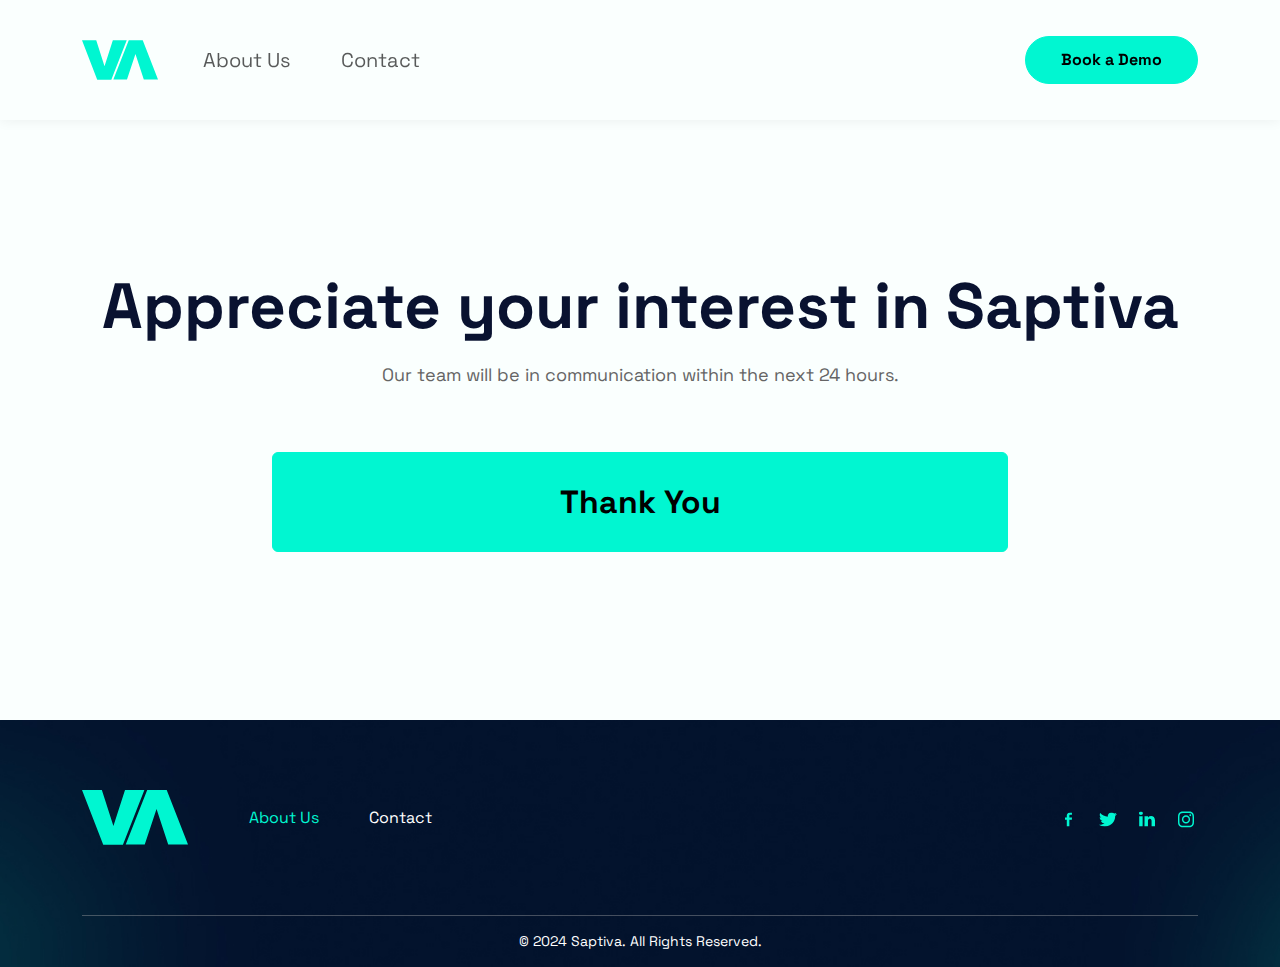
<file: src/frontend/html/submitted.html>
<!DOCTYPE html>
<html lang="en">
<head>
    <meta charset="UTF-8">
    <meta name="viewport" content="width=device-width, initial-scale=1.0">
    <title>VA | Html5 template</title>
    <link rel="preconnect" href="https://fonts.googleapis.com">
    <link rel="preconnect" href="https://fonts.gstatic.com" crossorigin>
    <link href="https://fonts.googleapis.com/css2?family=Inter:wght@300;400;500&family=Space+Grotesk:wght@300;400;500;600;700&display=swap" rel="stylesheet">
    <link rel="stylesheet" href="../assets/libs/magnific-popup/magnific-popup.min.css">
    <link rel="stylesheet" href="../assets/css/slick.css">
    <link rel="stylesheet" href="../assets/css/style.min.css">
    <link rel="stylesheet" href="../assets/css/responsive.css">
</head>
<body>
    <!--start navigation area-->
    <header class="header-area" id="header_area">
        <nav class="navbar shadow-lg navbar-expand-xl">
            <div class="container">
                <a class="navbar-brand " href="index.html "><img src="../assets/images/logo.svg" alt=" "></a>
                <button class="navbar-toggler" type="button" data-bs-toggle="collapse" data-bs-target="#main_nav" aria-expanded="false" aria-label="Toggle navigation">
                    <span class="icon-bar"></span>
                    <span class="icon-bar"></span>
                    <span class="icon-bar"></span>
                </button>
                <div class="collapse navbar-collapse" id="main_nav">
                    <ul class="navbar-nav">
                        <li class="nav-item"><a class="nav-link" href="#about-us">
                            <span>About Us</span>
                        </a></li>
                        <li class="nav-item"><a class="nav-link" href="#contact">
                            <span>Contact</span>
                        </a></li>
                    </ul>
                    <ul class="navbar-nav ms-auto">
                        <li class="nav-item"><a class="nav-link p-0" href="./request-demo.html">
                            <span class="btn btn-primary">Book a Demo</span>
                        </a></li>
                    </ul>
                </div>
            </div>
        </nav>
    </header>
    <!--end navigation area-->

    <!-- start mobile header area   -->
    <div class="header--mobile">
        <div class="container-fluid">
            <div class="row align-items-center">
                <div class="col-6">
                    <div class="brand">
                        <a href="index.html "><img src="../assets/images/logo.svg" alt=" "></a>
                    </div>
                </div>
                <div class="col-6 text-end">
                    <div class="header--mobile-right">
                        <button class="navbar-toggler">
                            <span class="icon-bar"></span>
                            <span class="icon-bar"></span>
                            <span class="icon-bar"></span>
                        </button>
                    </div>
                </div>
            </div>
        </div>
    </div>
    <!-- end mobile header area   -->

    <!-- start offcanvas menu  -->
    <div class="offcanvas-wraper">
        <div class="container">
            <div class="row">
                <div class="col-lg-12">
                    <ul class="list-menu">
                        <li class="nav-item"><a class="nav-link" href="#about-us">
                            <span>About Us</span>
                        </a></li>
                        <li class="nav-item"><a class="nav-link" href="#contact">
                            <span>Contact</span>
                        </a></li>
                        <li class="nav-item"><a class="nav-link p-0" href="./request-demo.html">
                            <span class="btn btn-primary">Book a Demo</span>
                        </a></li>
                    </ul>
                </div>
            </div>
        </div>
    </div>
    <!-- end offcanvas menu  -->

    <!-- start Inner Page  -->
    <section class="inner-wrapper bg-light">
        <div class="container">
            <div class="row justify-content-center gy-5">
                <div class="col-md-12">
                    <!-- Section Header -->
                    <div class="text-center">
                        <h2 class="fs--6xl mb-3">Appreciate your interest in Saptiva</h2>
                        <p class="fs--lg">Our team will be in communication within the next 24 hours.</p>
                    </div>
                </div>
                <div class="col-md-8">
                    <a href="#" class="btn btn-primary rounded btn-lg w-100">Thank You</a>
                </div>
            </div>
        </div>
    </section>
    <!-- end Inner Page  -->

    <!-- start footer area  -->
    <section class="footer">
        <div class="container">
            <div class="row">
                <div class="col-12 text-center">
                    <div class="footer--navbar gap-3 flex-column flex-md-row">
                        <a href="#" class="footer--brand"><img src="../assets/images/footer-logo.svg" alt=""></a>
                        <ul class="footer--menu">
                            <li><a href="#" class="active">About Us</a></li>
                            <li><a href="#">Contact</a></li>
                        </ul>
                        <ul class="ms-md-auto footer--social">
                            <li>
                                <a href="#" class="social-icon">
                                    <svg width="24" height="25" viewBox="0 0 24 25" fill="none" xmlns="http://www.w3.org/2000/svg"><g clip-path="url(#clip0_134_106066)"><path d="M9.78669 19.4024V12.8332H7.99976V10.468H9.78669V8.44775C9.78669 6.86025 10.8422 5.4024 13.2745 5.4024C14.2592 5.4024 14.9874 5.49417 14.9874 5.49417L14.93 7.7029C14.93 7.7029 14.1874 7.69587 13.377 7.69587C12.4999 7.69587 12.3594 8.08878 12.3594 8.74091V10.468H14.9998L14.8849 12.8332H12.3594V19.4024H9.78669Z" fill="currentColor"/></g><defs><clipPath id="clip0_134_106066"><rect width="7" height="14" fill="white" transform="translate(7.99976 5.4024)"/></clipPath></defs></svg>
                                </a>
                            </li>
                            <li>
                                <a href="#" class="social-icon">
                                    <svg width="24" height="25" viewBox="0 0 24 25" fill="none" xmlns="http://www.w3.org/2000/svg"> <g clip-path="url(#clip0_134_106062)"> <path d="M20.9998 7.10718C20.3257 7.39165 19.6108 7.57838 18.8787 7.66115C19.6412 7.22574 20.2267 6.53626 20.5024 5.71475C19.7776 6.12456 18.9845 6.41329 18.1574 6.56848C17.4838 5.88476 16.5241 5.45746 15.4619 5.45746C13.4224 5.45746 11.7689 7.03269 11.7689 8.97554C11.7689 9.25132 11.8015 9.5198 11.8645 9.77736C8.79533 9.6306 6.07424 8.22999 4.25279 6.10146C3.93498 6.62107 3.75287 7.22548 3.75287 7.87015C3.75287 9.09076 4.40488 10.1676 5.39572 10.7985C4.80928 10.781 4.23574 10.6301 3.72299 10.3584C3.72278 10.3731 3.72278 10.3879 3.72278 10.4027C3.72278 12.1073 4.99572 13.5292 6.68504 13.8524C6.14124 13.9933 5.57082 14.0139 5.01737 13.9127C5.48727 15.3104 6.85112 16.3275 8.46705 16.356C7.20318 17.2996 5.61081 17.8621 3.8807 17.8621C3.58258 17.8621 3.28867 17.8454 2.99976 17.8129C4.63403 18.8111 6.57515 19.3935 8.66062 19.3935C15.4533 19.3935 19.1677 14.0326 19.1677 9.38355C19.1677 9.23096 19.1642 9.07924 19.157 8.92839C19.88 8.43047 20.504 7.81375 20.9998 7.10718Z" fill="currentColor"/> </g> <defs> <clipPath id="clip0_134_106062"> <rect width="18" height="14" fill="white" transform="translate(2.99976 5.4024)"/> </clipPath> </defs> </svg>
                                </a>
                            </li>
                            <li>
                                <a href="#" class="social-icon">
                                    <svg width="24" height="25" viewBox="0 0 24 25" fill="none" xmlns="http://www.w3.org/2000/svg"> <g clip-path="url(#clip0_134_106058)"> <path d="M7.63269 19.4024V9.28187H4.20239V19.4024H7.63269ZM5.91798 7.89926C7.11419 7.89926 7.85877 7.12213 7.85877 6.15097C7.83648 5.15791 7.11423 4.40234 5.94068 4.40234C4.76731 4.40234 4 5.15792 4 6.15097C4 7.12217 4.7444 7.89926 5.89559 7.89926H5.91787H5.91798ZM9.53135 19.4024H12.9617V13.7506C12.9617 13.4481 12.9839 13.1459 13.0745 12.9297C13.3225 12.3254 13.8869 11.6995 14.8345 11.6995C16.0758 11.6995 16.5724 12.6275 16.5724 13.988V19.4023H20.0025V13.5993C20.0025 10.4907 18.3101 9.04427 16.0532 9.04427C14.2027 9.04427 13.3902 10.0586 12.9388 10.7495H12.9617V9.28166H9.53143C9.57644 10.2313 9.53143 19.4021 9.53143 19.4021L9.53135 19.4024Z" fill="currentColor"/> </g> <defs> <clipPath id="clip0_134_106058"> <rect width="16" height="15" fill="white" transform="translate(4 4.4024)"/> </clipPath> </defs> </svg>
                                </a>
                            </li>
                            <li>
                                <a href="#" class="social-icon">
                                    <svg width="24" height="25" viewBox="0 0 24 25" fill="none" xmlns="http://www.w3.org/2000/svg"> <g clip-path="url(#clip0_134_106054)"> <path d="M12.0037 8.35942C9.73225 8.35942 7.90011 10.1629 7.90011 12.3989C7.90011 14.6348 9.73225 16.4383 12.0037 16.4383C14.2751 16.4383 16.1073 14.6348 16.1073 12.3989C16.1073 10.1629 14.2751 8.35942 12.0037 8.35942ZM12.0037 15.025C10.5358 15.025 9.33583 13.8473 9.33583 12.3989C9.33583 10.9504 10.5323 9.7727 12.0037 9.7727C13.4751 9.7727 14.6715 10.9504 14.6715 12.3989C14.6715 13.8473 13.4715 15.025 12.0037 15.025ZM17.2322 8.19419C17.2322 8.71802 16.8037 9.13637 16.2751 9.13637C15.743 9.13637 15.318 8.7145 15.318 8.19419C15.318 7.67388 15.7465 7.252 16.2751 7.252C16.8037 7.252 17.2322 7.67388 17.2322 8.19419ZM19.9501 9.15044C19.8894 7.88833 19.5965 6.77036 18.6572 5.84927C17.7215 4.92817 16.5858 4.63989 15.3037 4.57661C13.9823 4.50278 10.0215 4.50278 8.70011 4.57661C7.42154 4.63638 6.28583 4.92466 5.34654 5.84575C4.40726 6.76684 4.11797 7.88481 4.05369 9.14692C3.97869 10.4477 3.97869 14.3465 4.05369 15.6473C4.1144 16.9094 4.40726 18.0274 5.34654 18.9485C6.28583 19.8696 7.41797 20.1579 8.70011 20.2211C10.0215 20.295 13.9823 20.295 15.3037 20.2211C16.5858 20.1614 17.7215 19.8731 18.6572 18.9485C19.593 18.0274 19.8858 16.9094 19.9501 15.6473C20.0251 14.3465 20.0251 10.4512 19.9501 9.15044ZM18.243 17.043C17.9644 17.7321 17.4251 18.2629 16.7215 18.5407C15.668 18.952 13.168 18.8571 12.0037 18.8571C10.8394 18.8571 8.33583 18.9485 7.28583 18.5407C6.58583 18.2664 6.04654 17.7356 5.7644 17.043C5.34654 16.0059 5.44297 13.545 5.44297 12.3989C5.44297 11.2528 5.35011 8.78833 5.7644 7.75473C6.04297 7.06567 6.58226 6.53481 7.28583 6.25708C8.3394 5.84575 10.8394 5.94067 12.0037 5.94067C13.168 5.94067 15.6715 5.84927 16.7215 6.25708C17.4215 6.5313 17.9608 7.06216 18.243 7.75473C18.6608 8.79184 18.5644 11.2528 18.5644 12.3989C18.5644 13.545 18.6608 16.0094 18.243 17.043Z" fill="currentColor"/> </g> <defs> <clipPath id="clip0_134_106054"> <rect width="16" height="18" fill="white" transform="translate(4.00012 3.4024)"/> </clipPath> </defs> </svg>
                                </a>
                            </li>
                        </ul>
                    </div>
                </div>
            </div>
            <div class="row">
                <div class="col-12">
                    <div class="footer--copyright">© 2024 Saptiva. All Rights Reserved.</div>
                </div>
            </div>
        </div>
    </section>
    <!-- end footer area  -->



    <!-- All js here -->
    <script src="../assets/js/jquery-3.6.0-min.js "></script>
    <script src="../assets/js/jquery.sticky.js "></script>
    <script src="../assets/js/bootstrap.min.js "></script>
    <script src="../assets/js/slick.js"></script>
    <script src="../assets/libs/magnific-popup/jquery.magnific-popup.min.js"></script>
    <!-- custom js -->
    <script src="../assets/js/main.js "></script>

</body>
</html>
</file>
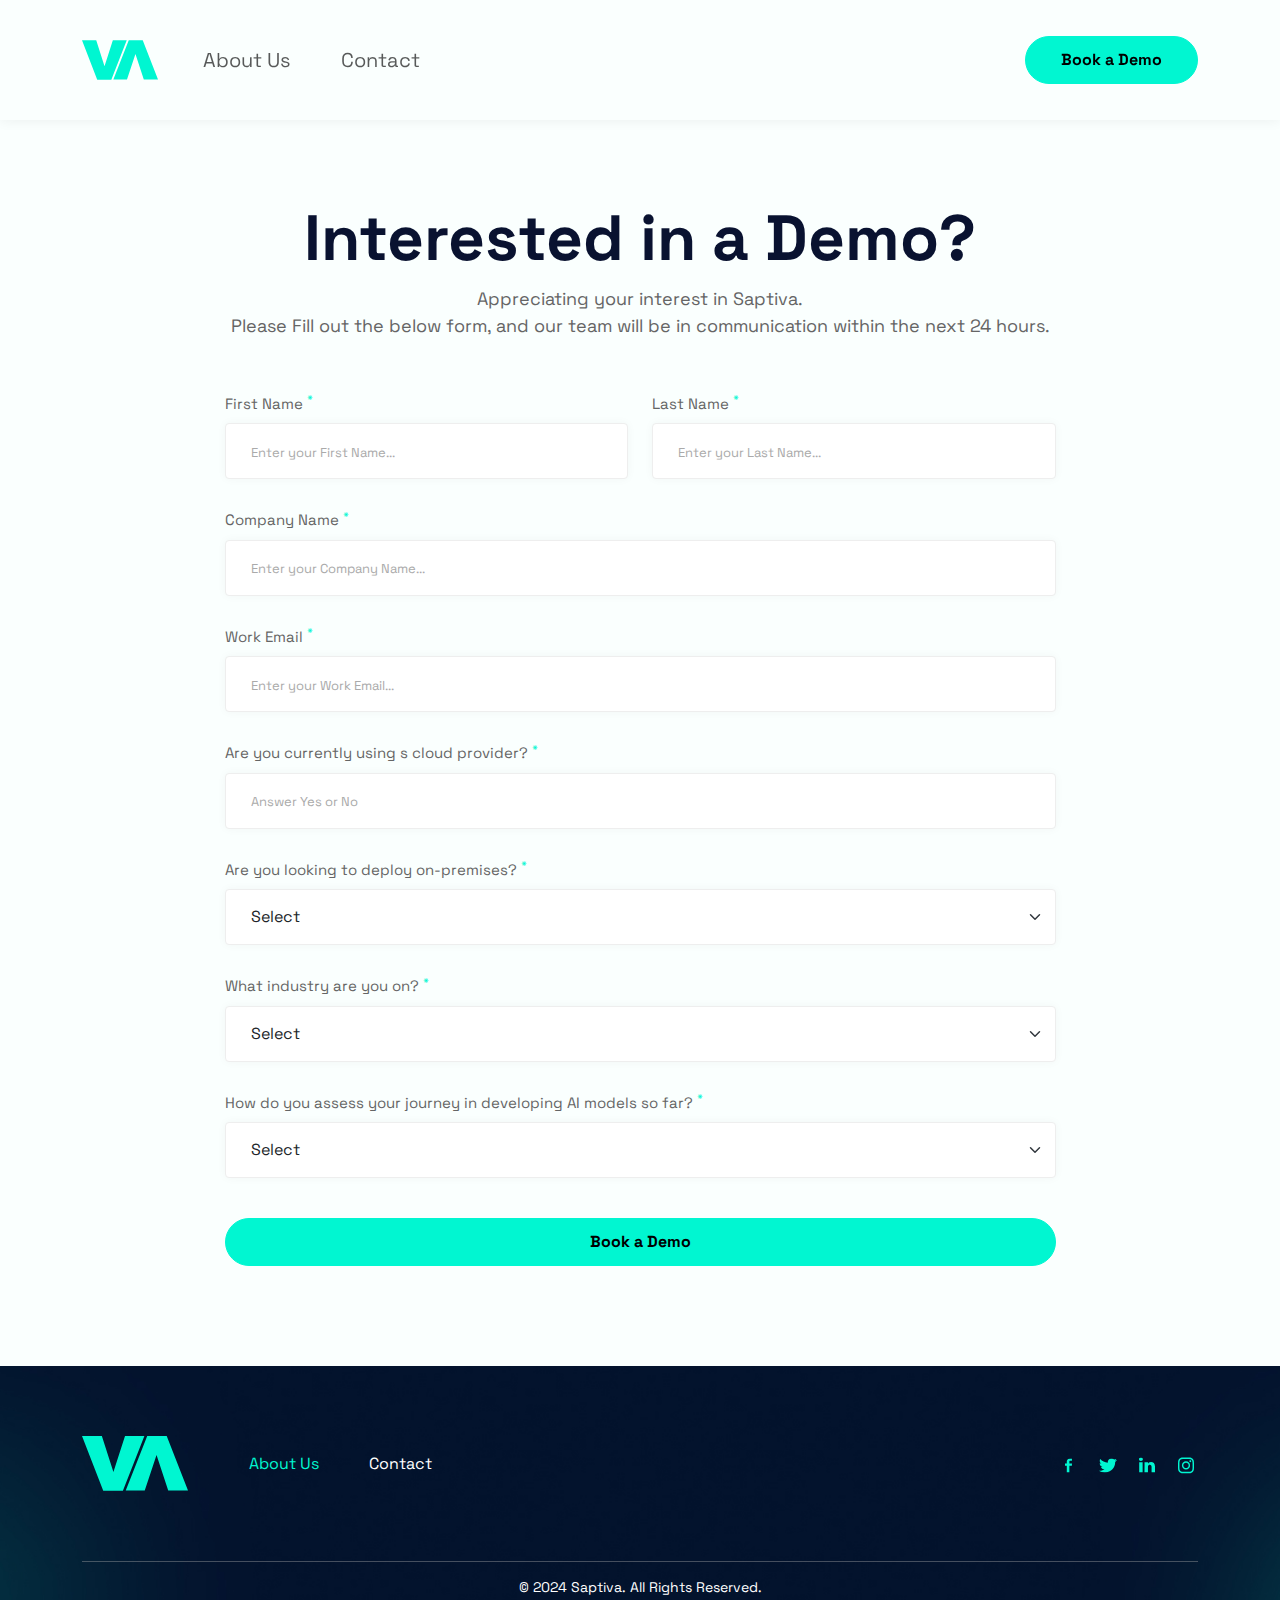
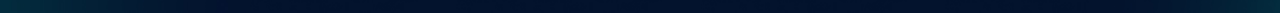
<file: PACKAGE/SOURCE FILE/src/frontend/html/request-demo.html>
<!DOCTYPE html>
<html lang="en">
<head>
    <meta charset="UTF-8">
    <meta name="viewport" content="width=device-width, initial-scale=1.0">
    <title>VA | Html5 template</title>
    <link rel="preconnect" href="https://fonts.googleapis.com">
    <link rel="preconnect" href="https://fonts.gstatic.com" crossorigin>
    <link href="https://fonts.googleapis.com/css2?family=Inter:wght@300;400;500&family=Space+Grotesk:wght@300;400;500;600;700&display=swap" rel="stylesheet">
    <link rel="stylesheet" href="../assets/libs/magnific-popup/magnific-popup.min.css">
    <link rel="stylesheet" href="../assets/css/slick.css">
    <link rel="stylesheet" href="../assets/css/style.min.css">
    <link rel="stylesheet" href="../assets/css/responsive.css">
</head>
<body>
    <!--start navigation area-->
    <header class="header-area" id="header_area">
        <nav class="navbar shadow-lg navbar-expand-xl">
            <div class="container">
                <a class="navbar-brand " href="index.html "><img src="../assets/images/logo.svg" alt=" "></a>
                <button class="navbar-toggler" type="button" data-bs-toggle="collapse" data-bs-target="#main_nav" aria-expanded="false" aria-label="Toggle navigation">
                    <span class="icon-bar"></span>
                    <span class="icon-bar"></span>
                    <span class="icon-bar"></span>
                </button>
                <div class="collapse navbar-collapse" id="main_nav">
                    <ul class="navbar-nav">
                        <li class="nav-item"><a class="nav-link" href="#about-us">
                            <span>About Us</span>
                        </a></li>
                        <li class="nav-item"><a class="nav-link" href="#contact">
                            <span>Contact</span>
                        </a></li>
                    </ul>
                    <ul class="navbar-nav ms-auto">
                        <li class="nav-item"><a class="nav-link p-0" href="./request-demo.html">
                            <span class="btn btn-primary">Book a Demo</span>
                        </a></li>
                    </ul>
                </div>
            </div>
        </nav>
    </header>
    <!--end navigation area-->

    <!-- start mobile header area   -->
    <div class="header--mobile">
        <div class="container-fluid">
            <div class="row align-items-center">
                <div class="col-6">
                    <div class="brand">
                        <a href="index.html "><img src="../assets/images/logo.svg" alt=" "></a>
                    </div>
                </div>
                <div class="col-6 text-end">
                    <div class="header--mobile-right">
                        <button class="navbar-toggler">
                            <span class="icon-bar"></span>
                            <span class="icon-bar"></span>
                            <span class="icon-bar"></span>
                        </button>
                    </div>
                </div>
            </div>
        </div>
    </div>
    <!-- end mobile header area   -->

    <!-- start offcanvas menu  -->
    <div class="offcanvas-wraper">
        <div class="container">
            <div class="row">
                <div class="col-lg-12">
                    <ul class="list-menu">
                        <li class="nav-item"><a class="nav-link" href="#about-us">
                            <span>About Us</span>
                        </a></li>
                        <li class="nav-item"><a class="nav-link" href="#contact">
                            <span>Contact</span>
                        </a></li>
                        <li class="nav-item"><a class="nav-link p-0" href="./request-demo.html">
                            <span class="btn btn-primary">Book a Demo</span>
                        </a></li>
                    </ul>
                </div>
            </div>
        </div>
    </div>
    <!-- end offcanvas menu  -->

    <!-- start Inner Page  -->
    <section class="inner-wrapper bg-light">
        <div class="container">
            <div class="row justify-content-center gy-5">
                <div class="col-md-9">
                    <!-- Section Header -->
                    <div class="text-center mb-5">
                        <h2 class="fs--6xl mb-2">Interested in a Demo?</h2>
                        <p class="fs--lg">Appreciating your interest in Saptiva. <br />Please Fill out the below form, and our team will be in communication within the next 24 hours.</p>
                    </div>

                    <!-- Form -->
                    <form action="#">
                        <div class="row g-4">
                            <div class="col-sm-6">
                                <div class="form-group">
                                    <label for="form--first-name" class="form-label">First Name <sup class="text-primary">*</sup></label>
                                    <input type="text" class="form-control" placeholder="Enter your First Name...">
                                </div>
                            </div>
                            <div class="col-sm-6">
                                <div class="form-group">
                                    <label for="form--last-name" class="form-label">Last Name <sup class="text-primary">*</sup></label>
                                    <input type="text" class="form-control" placeholder="Enter your Last Name...">
                                </div>
                            </div>
                            <div class="col-lg-12">
                                <div class="form-group">
                                    <label for="form--company-name" class="form-label">Company Name <sup class="text-primary">*</sup></label>
                                    <input type="text" class="form-control" placeholder="Enter your Company Name...">
                                </div>
                            </div>
                            <div class="col-lg-12">
                                <div class="form-group">
                                    <label for="form--work-email" class="form-label">Work Email <sup class="text-primary">*</sup></label>
                                    <input type="email" class="form-control" placeholder="Enter your Work Email...">
                                </div>
                            </div>
                            <div class="col-lg-12">
                                <div class="form-group">
                                    <label for="form--cloud-provider" class="form-label">Are you currently using s cloud provider? <sup class="text-primary">*</sup></label>
                                    <input type="text" class="form-control" placeholder="Answer Yes or No">
                                </div>
                            </div>
                            <div class="col-lg-12">
                                <div class="form-group">
                                    <label for="form--deploy-on-promise" class="form-label">Are you looking to deploy on-premises? <sup class="text-primary">*</sup></label>
                                    <select name="" id="" class="form-select">
                                        <option value="">Select</option>
                                        <option value="1">-Yes, I have infrastructure</option>
                                        <option value="2">-Yes, I don’t have infrastructure</option>
                                        <option value="3">-No, Will use cloud provider</option>
                                    </select>
                                </div>
                            </div>
                            <div class="col-lg-12">
                                <div class="form-group">
                                    <label for="form--industry" class="form-label">What industry are you on? <sup class="text-primary">*</sup></label>
                                    <select name="" id="" class="form-select">
                                        <option value="">Select</option>
                                        <option value="1">Finance</option>
                                        <option value="2">Insurance</option>
                                        <option value="3">Health</option>
                                        <option value="4">Other</option>
                                    </select>
                                </div>
                            </div>
                            <div class="col-lg-12">
                                <div class="form-group">
                                    <label for="form--developing-ai" class="form-label">How do you assess your journey in developing AI models so far? <sup class="text-primary">*</sup></label>
                                    <select name="" id="" class="form-select">
                                        <option value="">Select</option>
                                        <option value="1">Just Starting</option>
                                        <option value="2">In house team working on AI</option>
                                        <option value="3">Currently using OpenAi or similar</option>
                                        <option value="4">Tried but no luck implementing</option>
                                    </select>
                                </div>
                            </div>
                            <div class="col-lg-12">
                                <button type="submit" class="btn mt-3 w-100 btn-primary">Book a Demo</button>
                            </div>
                        </div>
                    </form>
                </div>
            </div>
        </div>
    </section>
    <!-- end Inner Page  -->

    <!-- start footer area  -->
    <section class="footer">
        <div class="container">
            <div class="row">
                <div class="col-12 text-center">
                    <div class="footer--navbar gap-3 flex-column flex-md-row">
                        <a href="#" class="footer--brand"><img src="../assets/images/footer-logo.svg" alt=""></a>
                        <ul class="footer--menu">
                            <li><a href="#" class="active">About Us</a></li>
                            <li><a href="#">Contact</a></li>
                        </ul>
                        <ul class="ms-md-auto footer--social">
                            <li>
                                <a href="#" class="social-icon">
                                    <svg width="24" height="25" viewBox="0 0 24 25" fill="none" xmlns="http://www.w3.org/2000/svg"><g clip-path="url(#clip0_134_106066)"><path d="M9.78669 19.4024V12.8332H7.99976V10.468H9.78669V8.44775C9.78669 6.86025 10.8422 5.4024 13.2745 5.4024C14.2592 5.4024 14.9874 5.49417 14.9874 5.49417L14.93 7.7029C14.93 7.7029 14.1874 7.69587 13.377 7.69587C12.4999 7.69587 12.3594 8.08878 12.3594 8.74091V10.468H14.9998L14.8849 12.8332H12.3594V19.4024H9.78669Z" fill="currentColor"/></g><defs><clipPath id="clip0_134_106066"><rect width="7" height="14" fill="white" transform="translate(7.99976 5.4024)"/></clipPath></defs></svg>
                                </a>
                            </li>
                            <li>
                                <a href="#" class="social-icon">
                                    <svg width="24" height="25" viewBox="0 0 24 25" fill="none" xmlns="http://www.w3.org/2000/svg"> <g clip-path="url(#clip0_134_106062)"> <path d="M20.9998 7.10718C20.3257 7.39165 19.6108 7.57838 18.8787 7.66115C19.6412 7.22574 20.2267 6.53626 20.5024 5.71475C19.7776 6.12456 18.9845 6.41329 18.1574 6.56848C17.4838 5.88476 16.5241 5.45746 15.4619 5.45746C13.4224 5.45746 11.7689 7.03269 11.7689 8.97554C11.7689 9.25132 11.8015 9.5198 11.8645 9.77736C8.79533 9.6306 6.07424 8.22999 4.25279 6.10146C3.93498 6.62107 3.75287 7.22548 3.75287 7.87015C3.75287 9.09076 4.40488 10.1676 5.39572 10.7985C4.80928 10.781 4.23574 10.6301 3.72299 10.3584C3.72278 10.3731 3.72278 10.3879 3.72278 10.4027C3.72278 12.1073 4.99572 13.5292 6.68504 13.8524C6.14124 13.9933 5.57082 14.0139 5.01737 13.9127C5.48727 15.3104 6.85112 16.3275 8.46705 16.356C7.20318 17.2996 5.61081 17.8621 3.8807 17.8621C3.58258 17.8621 3.28867 17.8454 2.99976 17.8129C4.63403 18.8111 6.57515 19.3935 8.66062 19.3935C15.4533 19.3935 19.1677 14.0326 19.1677 9.38355C19.1677 9.23096 19.1642 9.07924 19.157 8.92839C19.88 8.43047 20.504 7.81375 20.9998 7.10718Z" fill="currentColor"/> </g> <defs> <clipPath id="clip0_134_106062"> <rect width="18" height="14" fill="white" transform="translate(2.99976 5.4024)"/> </clipPath> </defs> </svg>
                                </a>
                            </li>
                            <li>
                                <a href="#" class="social-icon">
                                    <svg width="24" height="25" viewBox="0 0 24 25" fill="none" xmlns="http://www.w3.org/2000/svg"> <g clip-path="url(#clip0_134_106058)"> <path d="M7.63269 19.4024V9.28187H4.20239V19.4024H7.63269ZM5.91798 7.89926C7.11419 7.89926 7.85877 7.12213 7.85877 6.15097C7.83648 5.15791 7.11423 4.40234 5.94068 4.40234C4.76731 4.40234 4 5.15792 4 6.15097C4 7.12217 4.7444 7.89926 5.89559 7.89926H5.91787H5.91798ZM9.53135 19.4024H12.9617V13.7506C12.9617 13.4481 12.9839 13.1459 13.0745 12.9297C13.3225 12.3254 13.8869 11.6995 14.8345 11.6995C16.0758 11.6995 16.5724 12.6275 16.5724 13.988V19.4023H20.0025V13.5993C20.0025 10.4907 18.3101 9.04427 16.0532 9.04427C14.2027 9.04427 13.3902 10.0586 12.9388 10.7495H12.9617V9.28166H9.53143C9.57644 10.2313 9.53143 19.4021 9.53143 19.4021L9.53135 19.4024Z" fill="currentColor"/> </g> <defs> <clipPath id="clip0_134_106058"> <rect width="16" height="15" fill="white" transform="translate(4 4.4024)"/> </clipPath> </defs> </svg>
                                </a>
                            </li>
                            <li>
                                <a href="#" class="social-icon">
                                    <svg width="24" height="25" viewBox="0 0 24 25" fill="none" xmlns="http://www.w3.org/2000/svg"> <g clip-path="url(#clip0_134_106054)"> <path d="M12.0037 8.35942C9.73225 8.35942 7.90011 10.1629 7.90011 12.3989C7.90011 14.6348 9.73225 16.4383 12.0037 16.4383C14.2751 16.4383 16.1073 14.6348 16.1073 12.3989C16.1073 10.1629 14.2751 8.35942 12.0037 8.35942ZM12.0037 15.025C10.5358 15.025 9.33583 13.8473 9.33583 12.3989C9.33583 10.9504 10.5323 9.7727 12.0037 9.7727C13.4751 9.7727 14.6715 10.9504 14.6715 12.3989C14.6715 13.8473 13.4715 15.025 12.0037 15.025ZM17.2322 8.19419C17.2322 8.71802 16.8037 9.13637 16.2751 9.13637C15.743 9.13637 15.318 8.7145 15.318 8.19419C15.318 7.67388 15.7465 7.252 16.2751 7.252C16.8037 7.252 17.2322 7.67388 17.2322 8.19419ZM19.9501 9.15044C19.8894 7.88833 19.5965 6.77036 18.6572 5.84927C17.7215 4.92817 16.5858 4.63989 15.3037 4.57661C13.9823 4.50278 10.0215 4.50278 8.70011 4.57661C7.42154 4.63638 6.28583 4.92466 5.34654 5.84575C4.40726 6.76684 4.11797 7.88481 4.05369 9.14692C3.97869 10.4477 3.97869 14.3465 4.05369 15.6473C4.1144 16.9094 4.40726 18.0274 5.34654 18.9485C6.28583 19.8696 7.41797 20.1579 8.70011 20.2211C10.0215 20.295 13.9823 20.295 15.3037 20.2211C16.5858 20.1614 17.7215 19.8731 18.6572 18.9485C19.593 18.0274 19.8858 16.9094 19.9501 15.6473C20.0251 14.3465 20.0251 10.4512 19.9501 9.15044ZM18.243 17.043C17.9644 17.7321 17.4251 18.2629 16.7215 18.5407C15.668 18.952 13.168 18.8571 12.0037 18.8571C10.8394 18.8571 8.33583 18.9485 7.28583 18.5407C6.58583 18.2664 6.04654 17.7356 5.7644 17.043C5.34654 16.0059 5.44297 13.545 5.44297 12.3989C5.44297 11.2528 5.35011 8.78833 5.7644 7.75473C6.04297 7.06567 6.58226 6.53481 7.28583 6.25708C8.3394 5.84575 10.8394 5.94067 12.0037 5.94067C13.168 5.94067 15.6715 5.84927 16.7215 6.25708C17.4215 6.5313 17.9608 7.06216 18.243 7.75473C18.6608 8.79184 18.5644 11.2528 18.5644 12.3989C18.5644 13.545 18.6608 16.0094 18.243 17.043Z" fill="currentColor"/> </g> <defs> <clipPath id="clip0_134_106054"> <rect width="16" height="18" fill="white" transform="translate(4.00012 3.4024)"/> </clipPath> </defs> </svg>
                                </a>
                            </li>
                        </ul>
                    </div>
                </div>
            </div>
            <div class="row">
                <div class="col-12">
                    <div class="footer--copyright">© 2024 Saptiva. All Rights Reserved.</div>
                </div>
            </div>
        </div>
    </section>
    <!-- end footer area  -->



    <!-- All js here -->
    <script src="../assets/js/jquery-3.6.0-min.js "></script>
    <script src="../assets/js/jquery.sticky.js "></script>
    <script src="../assets/js/bootstrap.min.js "></script>
    <script src="../assets/js/slick.js"></script>
    <script src="../assets/libs/magnific-popup/jquery.magnific-popup.min.js"></script>
    <!-- custom js -->
    <script src="../assets/js/main.js "></script>

</body>
</html>
</file>
<file: PACKAGE/HTML PROJECT/assets/css/responsive.css>
@media (min-width: 640px) {
 }
 
 @media (min-width: 768px) {

 }
 
 @media (min-width: 992px) {

 }
 
 @media (min-width: 1366px) {
    
 }
 @media (min-width: 1440px) {
     
 }
 @media (min-width: 1580px) {
     
 }
 @media (min-width: 1680px) {
     
 }
 
 /* max width  */
 @media (max-width: 1680px) {
    
 }
 
 @media (max-width: 1440px) {
     
 }
 
 @media (max-width: 1399px) {

 }
 
 @media (max-width: 1200px) {}
 
 @media (max-width: 1199px) {
    .header-area {
        display: none;
    }
    .header--mobile {
        display: block;
    }
    
    .header--mobile-right {
        display: flex;
        align-items: center;
        justify-content: flex-end;
    }
    .navbar-toggler {
        border: none;
        border-radius: 0px;
        padding: 0px;
        cursor: pointer;
        background: transparent;
        padding: 0;
        border-radius: 0;
        margin-left: 5px;
    }
    .navbar-toggler:focus {
        outline: none;
        box-shadow: none;
    }
    .navbar-toggler span {
        display: block;
        width: 25px;
        height: 3px;
        background: #272727;
        margin: auto;
        margin-bottom: 4px;
        transition: all 400ms linear;
        cursor: pointer;
    }
    .navbar-toggler span:last-child {
        margin-bottom: 0;
    }
    .navbar-toggler span:nth-child(2) {
        opacity: 1;
    }
    .navbar-toggler.active span:nth-child(2) {
        opacity: 0;
    }
    .navbar-toggler.active span:first-child {
        transform: rotate(-45deg);
        position: relative;
        top: 7.5px;
    }
    .navbar-toggler.active span:last-child {
        transform: rotate(45deg);
        bottom: 6px;
        position: relative;
    }
    .offcanvas-wraper {
        display: block;
    }
 }
 
 
 @media (max-width: 991px) {
 }
 
 @media (max-width: 767px) {
 }
 
 @media (max-width: 575px) {
 }
 
 @media (max-width: 425px) {
 }
 
 @media (max-width: 400px) {
}
</file>
<file: src/frontend/assets/css/responsive.css>
@media (min-width: 640px) {
 }
 
 @media (min-width: 768px) {

 }
 
 @media (min-width: 992px) {

 }
 
 @media (min-width: 1366px) {
    
 }
 @media (min-width: 1440px) {
     
 }
 @media (min-width: 1580px) {
     
 }
 @media (min-width: 1680px) {
     
 }
 
 /* max width  */
 @media (max-width: 1680px) {
    
 }
 
 @media (max-width: 1440px) {
     
 }
 
 @media (max-width: 1399px) {

 }
 
 @media (max-width: 1200px) {}
 
 @media (max-width: 1199px) {
    .header-area {
        display: none;
    }
    .header--mobile {
        display: block;
    }
    
    .header--mobile-right {
        display: flex;
        align-items: center;
        justify-content: flex-end;
    }
    .navbar-toggler {
        border: none;
        border-radius: 0px;
        padding: 0px;
        cursor: pointer;
        background: transparent;
        padding: 0;
        border-radius: 0;
        margin-left: 5px;
    }
    .navbar-toggler:focus {
        outline: none;
        box-shadow: none;
    }
    .navbar-toggler span {
        display: block;
        width: 25px;
        height: 3px;
        background: #272727;
        margin: auto;
        margin-bottom: 4px;
        transition: all 400ms linear;
        cursor: pointer;
    }
    .navbar-toggler span:last-child {
        margin-bottom: 0;
    }
    .navbar-toggler span:nth-child(2) {
        opacity: 1;
    }
    .navbar-toggler.active span:nth-child(2) {
        opacity: 0;
    }
    .navbar-toggler.active span:first-child {
        transform: rotate(-45deg);
        position: relative;
        top: 7.5px;
    }
    .navbar-toggler.active span:last-child {
        transform: rotate(45deg);
        bottom: 6px;
        position: relative;
    }
    .offcanvas-wraper {
        display: block;
    }
 }
 
 
 @media (max-width: 991px) {
 }
 
 @media (max-width: 767px) {
 }
 
 @media (max-width: 575px) {
 }
 
 @media (max-width: 425px) {
 }
 
 @media (max-width: 400px) {
}
</file>
<file: PACKAGE/SOURCE FILE/src/frontend/assets/css/responsive.css>
@media (min-width: 640px) {
 }
 
 @media (min-width: 768px) {

 }
 
 @media (min-width: 992px) {

 }
 
 @media (min-width: 1366px) {
    
 }
 @media (min-width: 1440px) {
     
 }
 @media (min-width: 1580px) {
     
 }
 @media (min-width: 1680px) {
     
 }
 
 /* max width  */
 @media (max-width: 1680px) {
    
 }
 
 @media (max-width: 1440px) {
     
 }
 
 @media (max-width: 1399px) {

 }
 
 @media (max-width: 1200px) {}
 
 @media (max-width: 1199px) {
    .header-area {
        display: none;
    }
    .header--mobile {
        display: block;
    }
    
    .header--mobile-right {
        display: flex;
        align-items: center;
        justify-content: flex-end;
    }
    .navbar-toggler {
        border: none;
        border-radius: 0px;
        padding: 0px;
        cursor: pointer;
        background: transparent;
        padding: 0;
        border-radius: 0;
        margin-left: 5px;
    }
    .navbar-toggler:focus {
        outline: none;
        box-shadow: none;
    }
    .navbar-toggler span {
        display: block;
        width: 25px;
        height: 3px;
        background: #272727;
        margin: auto;
        margin-bottom: 4px;
        transition: all 400ms linear;
        cursor: pointer;
    }
    .navbar-toggler span:last-child {
        margin-bottom: 0;
    }
    .navbar-toggler span:nth-child(2) {
        opacity: 1;
    }
    .navbar-toggler.active span:nth-child(2) {
        opacity: 0;
    }
    .navbar-toggler.active span:first-child {
        transform: rotate(-45deg);
        position: relative;
        top: 7.5px;
    }
    .navbar-toggler.active span:last-child {
        transform: rotate(45deg);
        bottom: 6px;
        position: relative;
    }
    .offcanvas-wraper {
        display: block;
    }
 }
 
 
 @media (max-width: 991px) {
 }
 
 @media (max-width: 767px) {
 }
 
 @media (max-width: 575px) {
 }
 
 @media (max-width: 425px) {
 }
 
 @media (max-width: 400px) {
}
</file>
